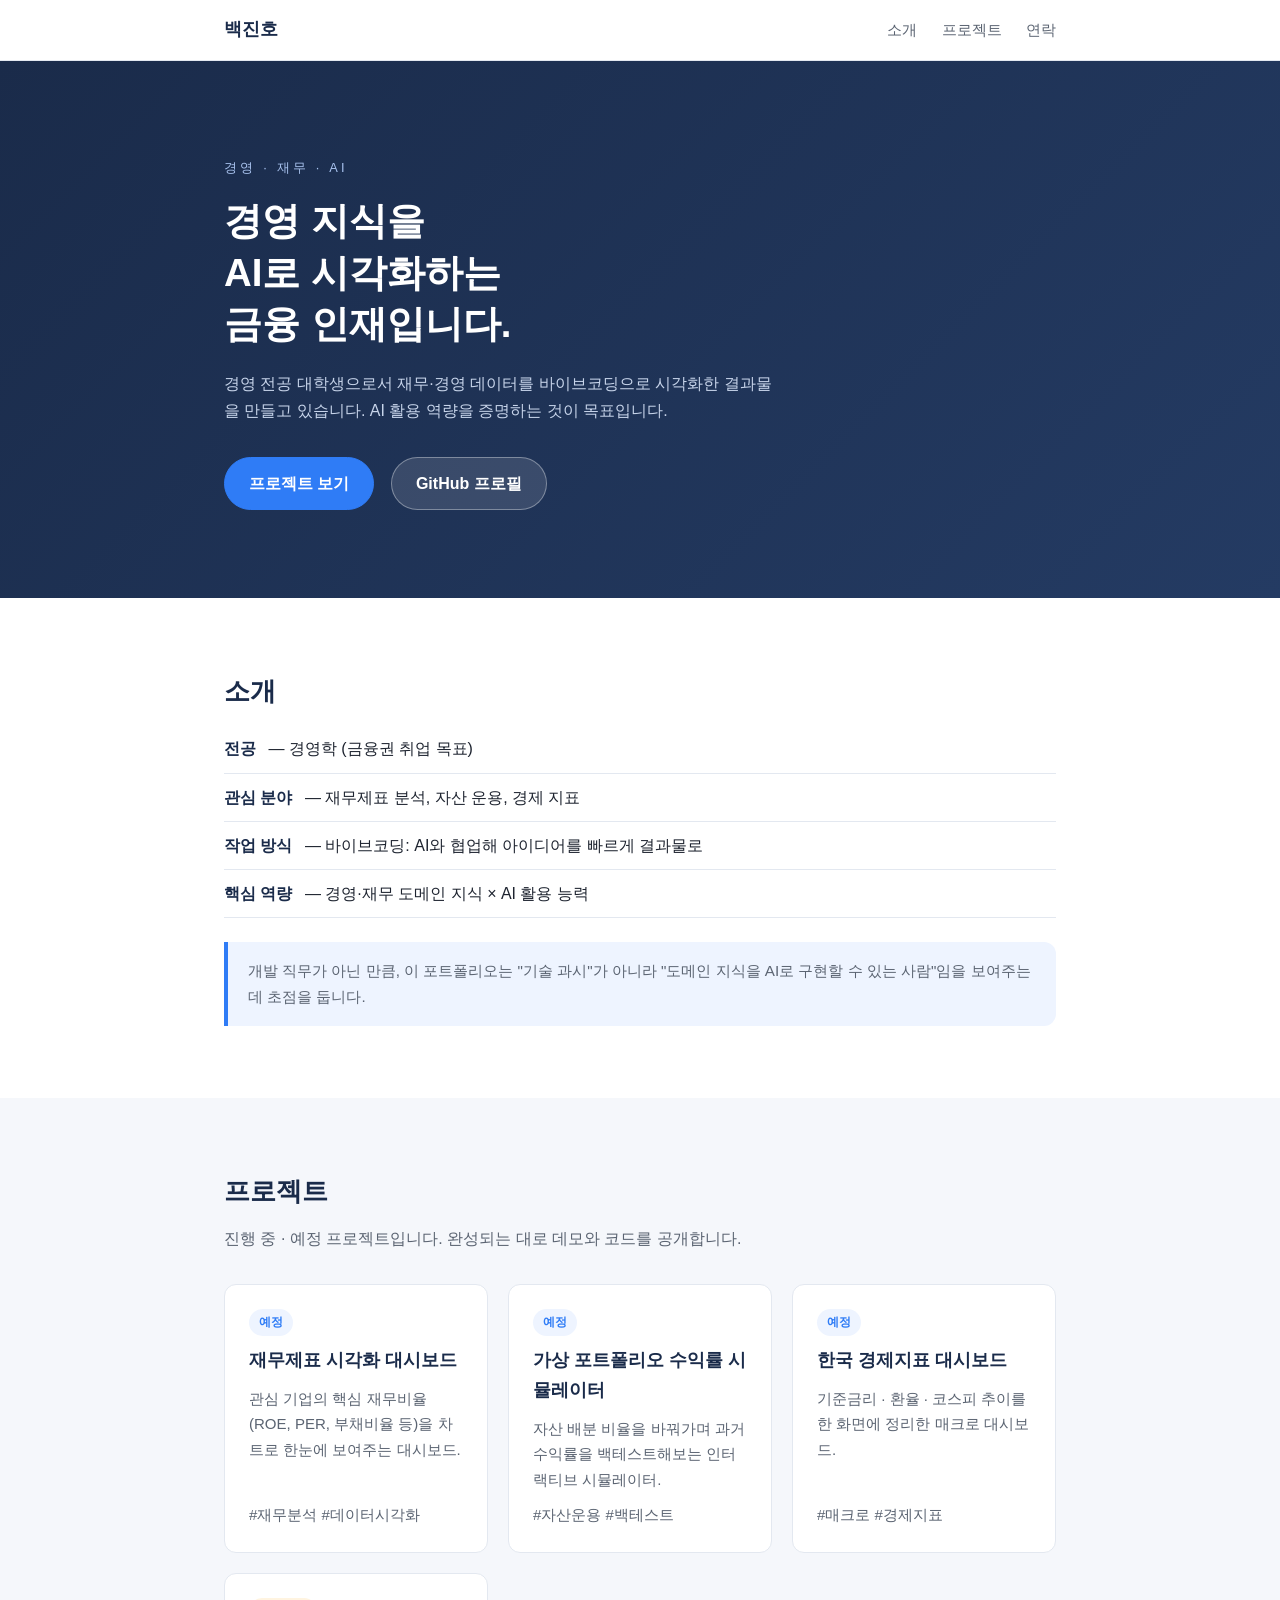
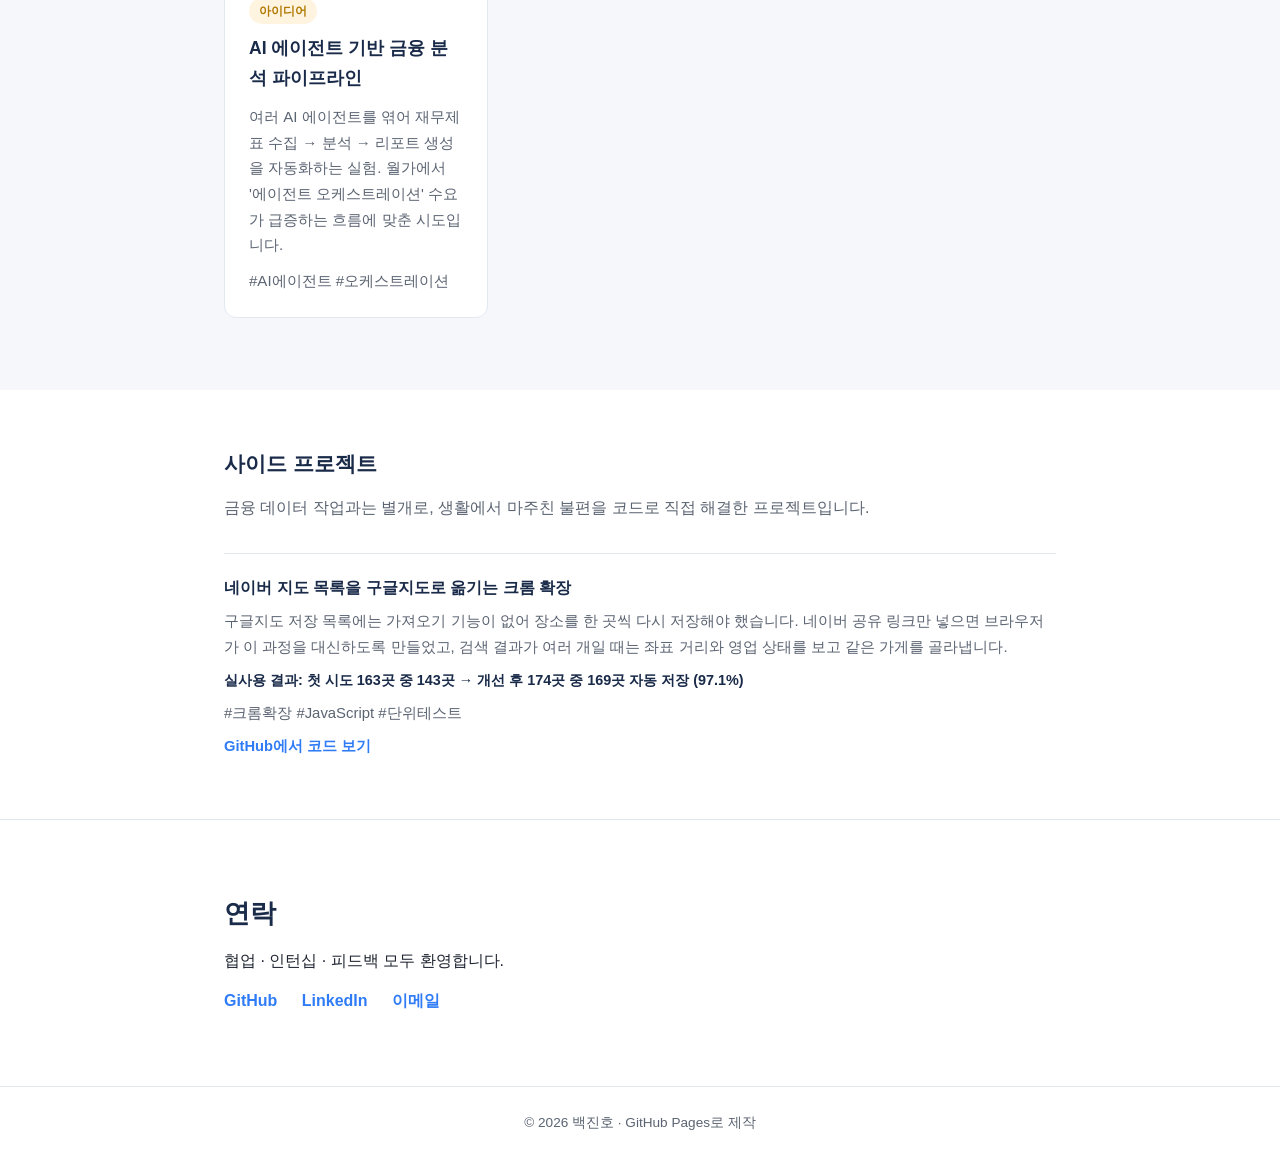
<file: index.html>
<!DOCTYPE html>
<html lang="ko">
<head>
  <meta charset="UTF-8" />
  <meta name="viewport" content="width=device-width, initial-scale=1.0" />
  <title>백진호 — 경영 × AI 포트폴리오</title>
  <meta name="description" content="경영·재무 지식을 AI(바이브코딩)로 시각화하는 금융 인재, 백진호의 포트폴리오" />
  <link rel="stylesheet" href="style.css" />
</head>
<body>
  <header class="site-header">
    <div class="container header-inner">
      <!-- TODO: 깃허브 유저네임 확정 후 로고/링크 교체 -->
      <a class="logo" href="#">백진호</a>
      <nav>
        <a href="#about">소개</a>
        <a href="#projects">프로젝트</a>
        <a href="#contact">연락</a>
      </nav>
    </div>
  </header>

  <main>
    <section class="hero">
      <div class="container">
        <p class="hero-kicker">경영 · 재무 · AI</p>
        <h1>경영 지식을<br />AI로 시각화하는<br />금융 인재입니다.</h1>
        <p class="hero-sub">
          경영 전공 대학생으로서 재무·경영 데이터를 바이브코딩으로
          시각화한 결과물을 만들고 있습니다. AI 활용 역량을 증명하는 것이 목표입니다.
        </p>
        <div class="hero-actions">
          <a class="btn primary" href="#projects">프로젝트 보기</a>
          <!-- TODO: 깃허브 유저네임으로 교체, 예: https://github.com/깃허브아이디 -->
          <a class="btn" href="https://github.com/" target="_blank" rel="noopener">GitHub 프로필</a>
        </div>
      </div>
    </section>

    <section id="about" class="section">
      <div class="container">
        <h2>소개</h2>
        <ul class="about-list">
          <li><strong>전공</strong> — 경영학 (금융권 취업 목표)</li>
          <li><strong>관심 분야</strong> — 재무제표 분석, 자산 운용, 경제 지표</li>
          <li><strong>작업 방식</strong> — 바이브코딩: AI와 협업해 아이디어를 빠르게 결과물로</li>
          <li><strong>핵심 역량</strong> — 경영·재무 도메인 지식 × AI 활용 능력</li>
        </ul>
        <p class="note">
          개발 직무가 아닌 만큼, 이 포트폴리오는 "기술 과시"가 아니라
          "도메인 지식을 AI로 구현할 수 있는 사람"임을 보여주는 데 초점을 둡니다.
        </p>
      </div>
    </section>

    <section id="projects" class="section alt">
      <div class="container">
        <h2>프로젝트</h2>
        <p class="section-sub">진행 중 · 예정 프로젝트입니다. 완성되는 대로 데모와 코드를 공개합니다.</p>
        <div class="cards">
          <article class="card">
            <span class="badge upcoming">예정</span>
            <h3>재무제표 시각화 대시보드</h3>
            <p>관심 기업의 핵심 재무비율(ROE, PER, 부채비율 등)을 차트로 한눈에 보여주는 대시보드.</p>
            <p class="tags">#재무분석 #데이터시각화</p>
          </article>
          <article class="card">
            <span class="badge upcoming">예정</span>
            <h3>가상 포트폴리오 수익률 시뮬레이터</h3>
            <p>자산 배분 비율을 바꿔가며 과거 수익률을 백테스트해보는 인터랙티브 시뮬레이터.</p>
            <p class="tags">#자산운용 #백테스트</p>
          </article>
          <article class="card">
            <span class="badge upcoming">예정</span>
            <h3>한국 경제지표 대시보드</h3>
            <p>기준금리 · 환율 · 코스피 추이를 한 화면에 정리한 매크로 대시보드.</p>
            <p class="tags">#매크로 #경제지표</p>
          </article>
          <article class="card">
            <span class="badge idea">아이디어</span>
            <h3>AI 에이전트 기반 금융 분석 파이프라인</h3>
            <p>여러 AI 에이전트를 엮어 재무제표 수집 → 분석 → 리포트 생성을 자동화하는 실험.
               월가에서 '에이전트 오케스트레이션' 수요가 급증하는 흐름에 맞춘 시도입니다.</p>
            <p class="tags">#AI에이전트 #오케스트레이션</p>
          </article>
        </div>
      </div>
    </section>

    <section id="side" class="section side">
      <div class="container">
        <h2>사이드 프로젝트</h2>
        <p class="section-sub">금융 데이터 작업과는 별개로, 생활에서 마주친 불편을 코드로 직접 해결한 프로젝트입니다.</p>
        <div class="side-list">
          <article class="side-item">
            <h3>네이버 지도 목록을 구글지도로 옮기는 크롬 확장</h3>
            <p>구글지도 저장 목록에는 가져오기 기능이 없어 장소를 한 곳씩 다시 저장해야 했습니다.
               네이버 공유 링크만 넣으면 브라우저가 이 과정을 대신하도록 만들었고,
               검색 결과가 여러 개일 때는 좌표 거리와 영업 상태를 보고 같은 가게를 골라냅니다.</p>
            <p class="result">실사용 결과: 첫 시도 163곳 중 143곳 → 개선 후 174곳 중 169곳 자동 저장 (97.1%)</p>
            <p class="tags">#크롬확장 #JavaScript #단위테스트</p>
            <a class="card-link" href="https://github.com/jinhopaek/naver-to-gmaps" target="_blank" rel="noopener">GitHub에서 코드 보기</a>
          </article>
        </div>
      </div>
    </section>

    <section id="contact" class="section">
      <div class="container">
        <h2>연락</h2>
        <p>협업 · 인턴십 · 피드백 모두 환영합니다.</p>
        <div class="contact-links">
          <!-- TODO: 실제 링크로 교체 -->
          <a href="https://github.com/" target="_blank" rel="noopener">GitHub</a>
          <a href="https://www.linkedin.com/" target="_blank" rel="noopener">LinkedIn</a>
          <a href="mailto:">이메일</a>
        </div>
      </div>
    </section>
  </main>

  <footer class="site-footer">
    <div class="container">
      <p>© 2026 백진호 · GitHub Pages로 제작</p>
    </div>
  </footer>
</body>
</html>
</file>
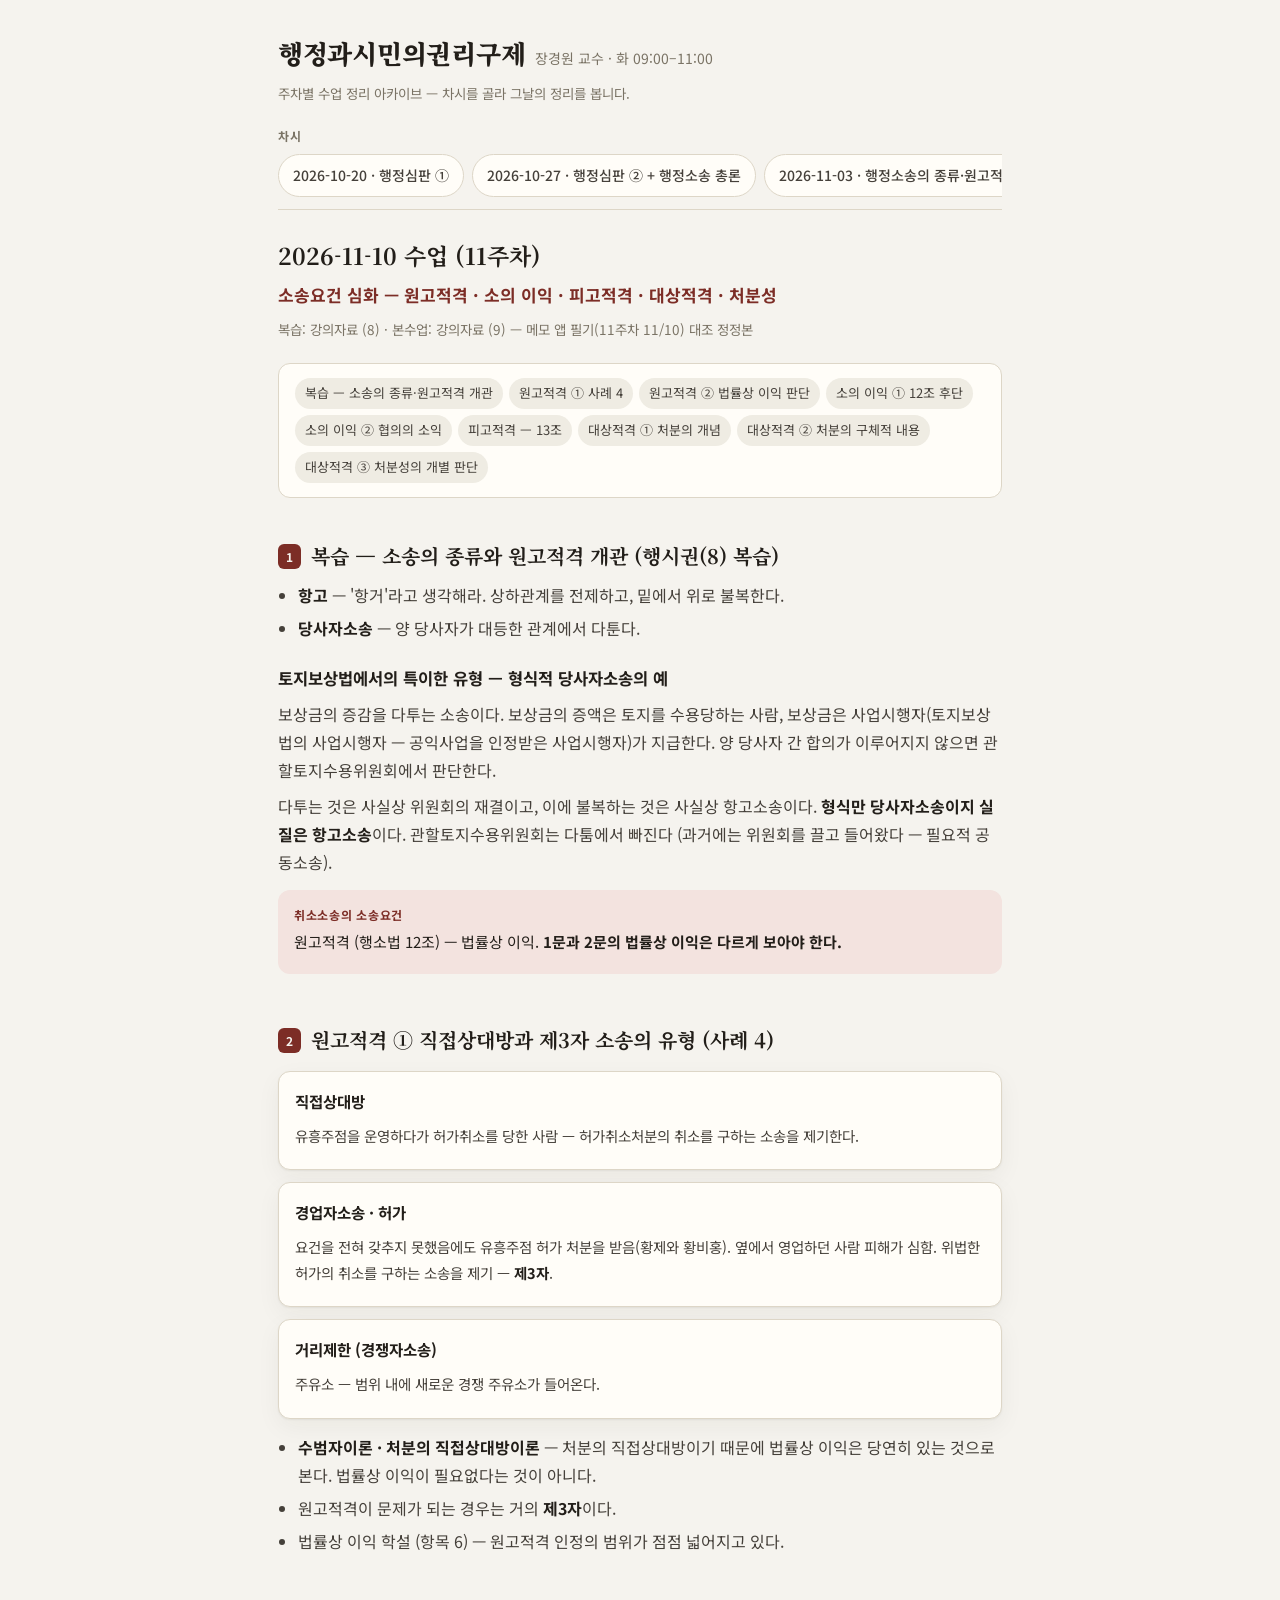
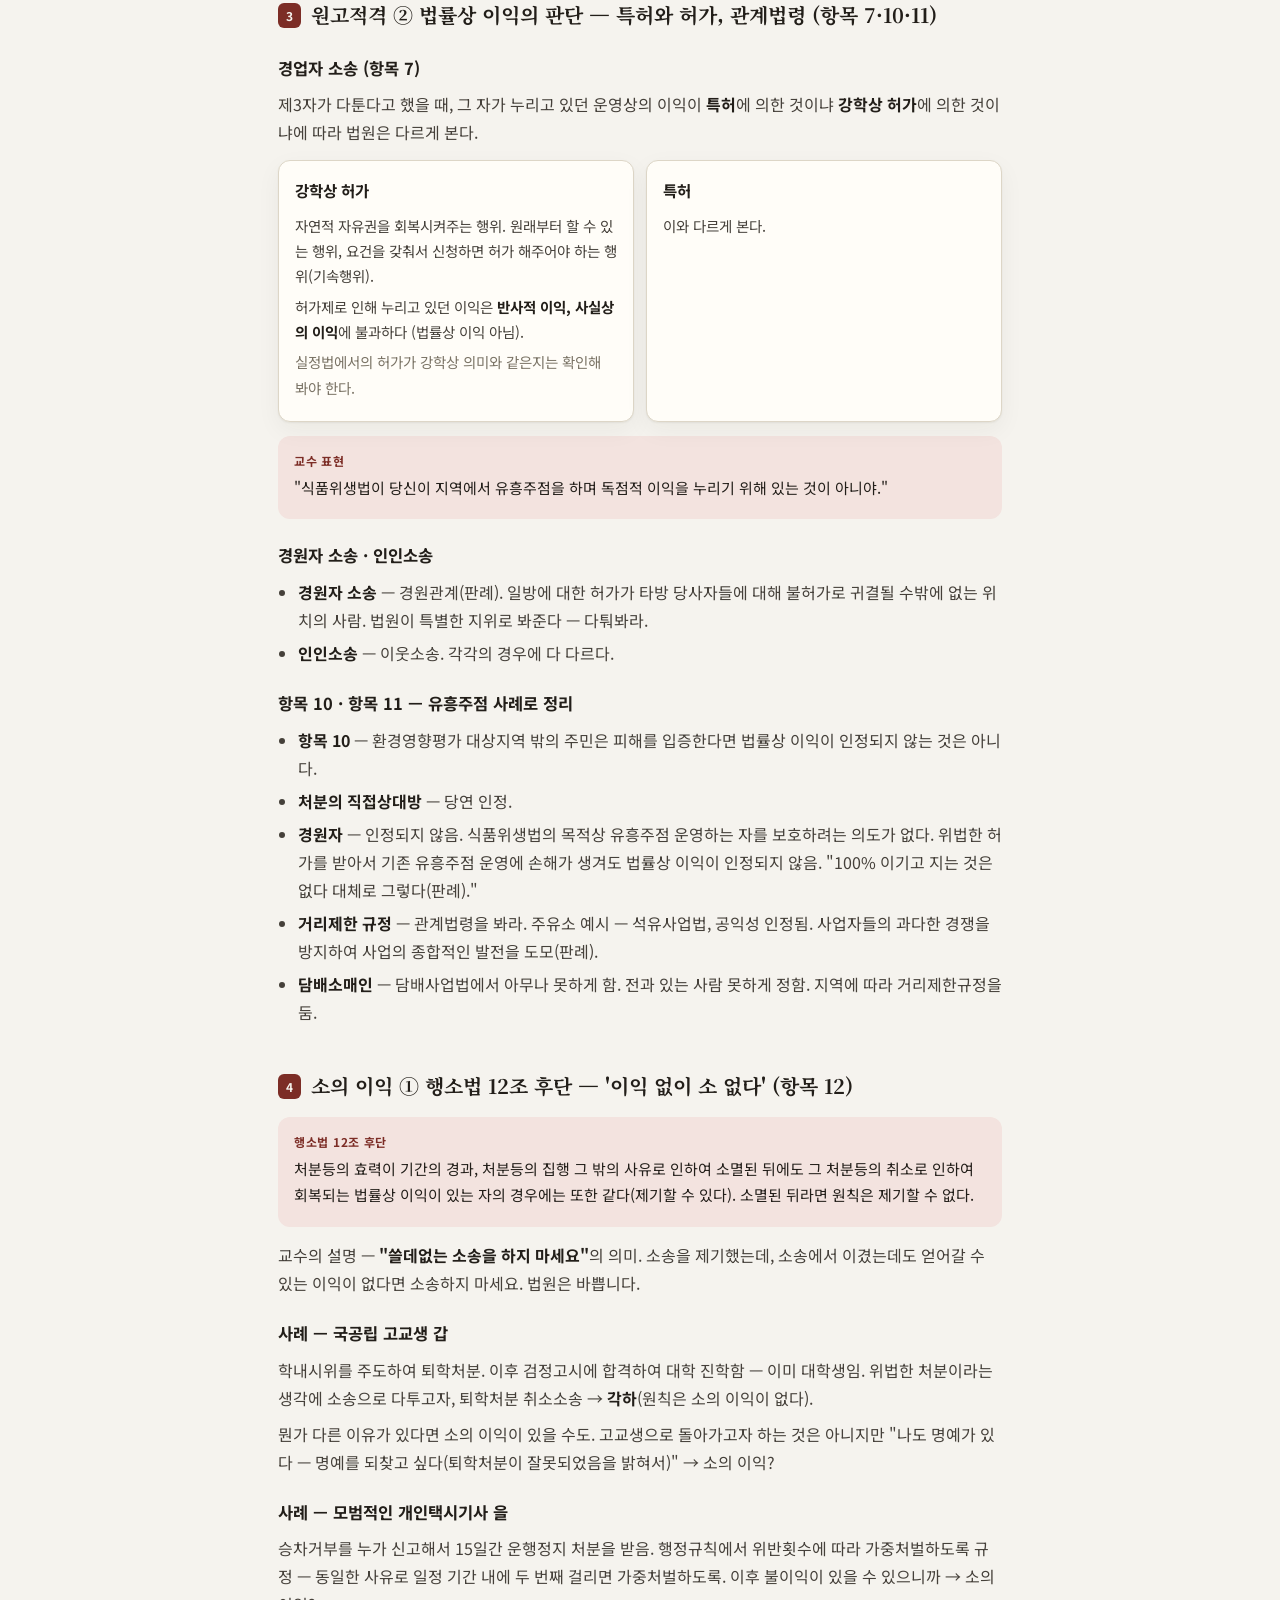
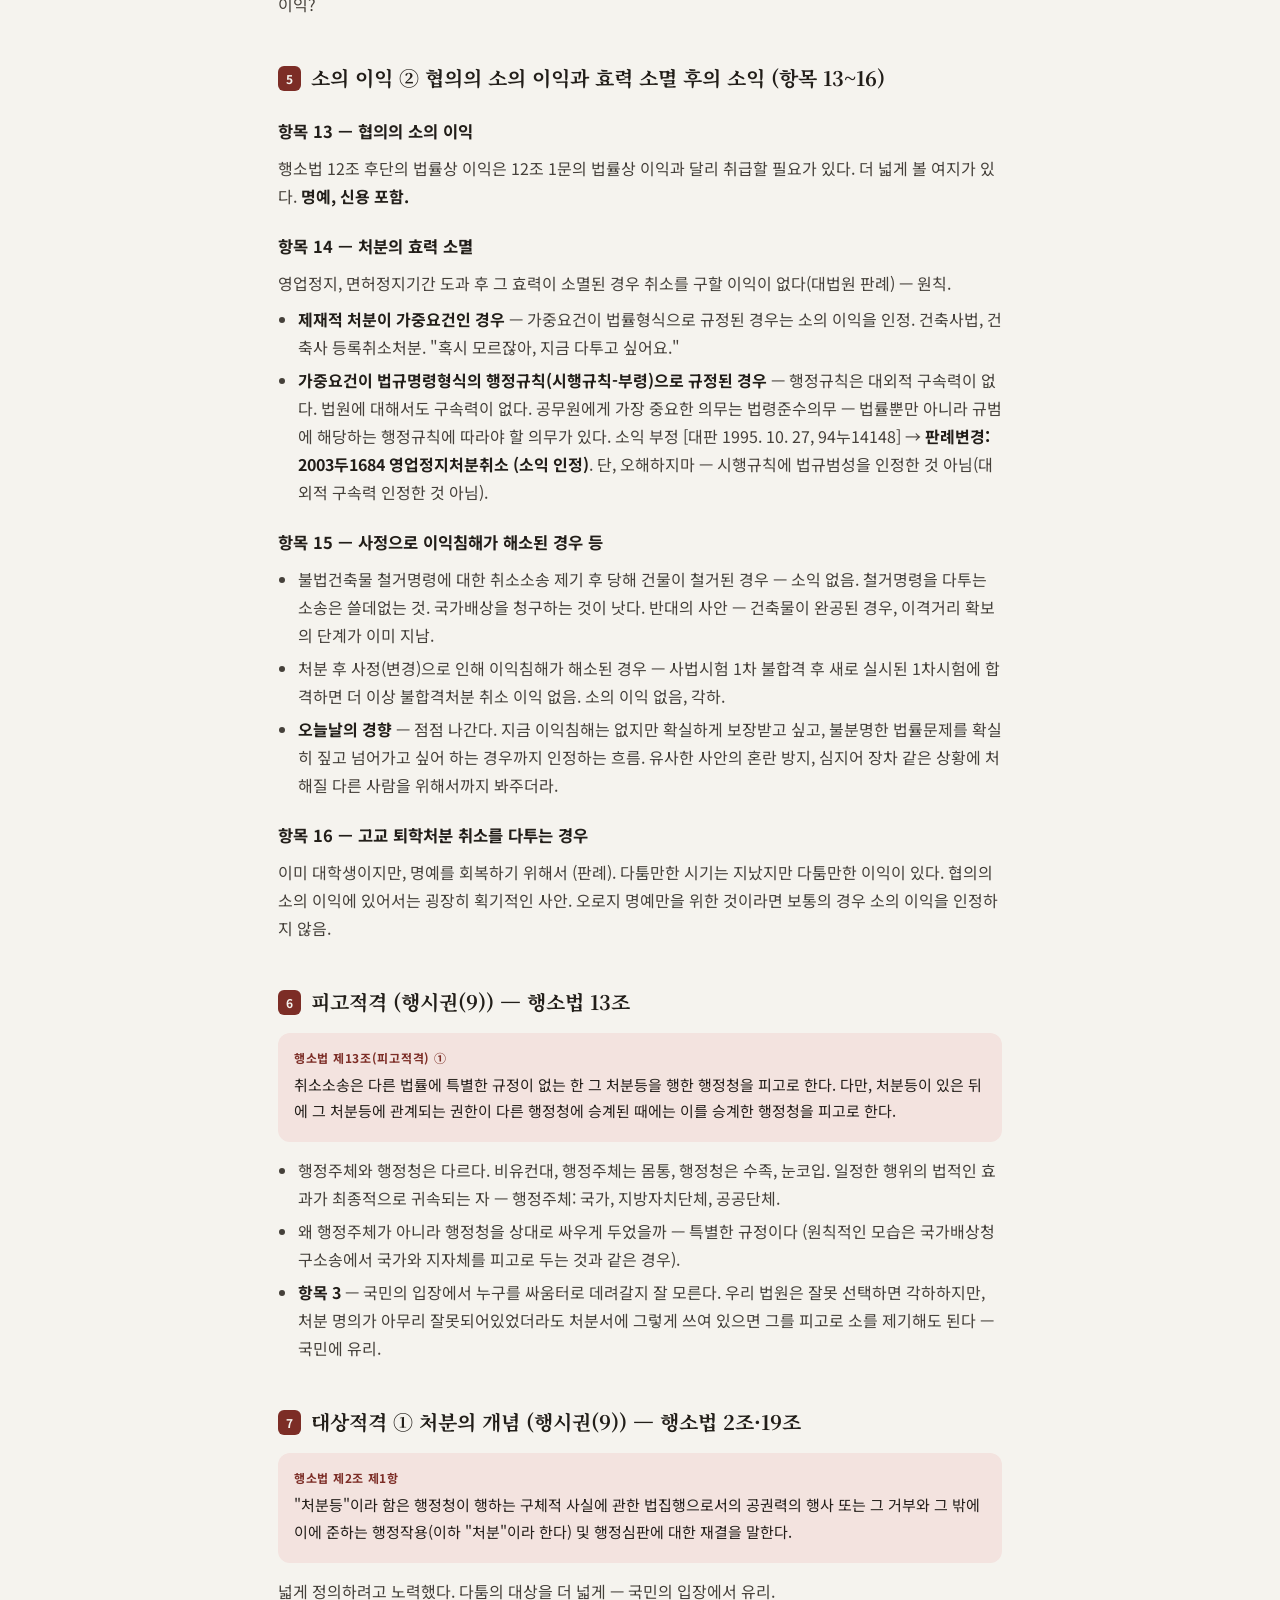
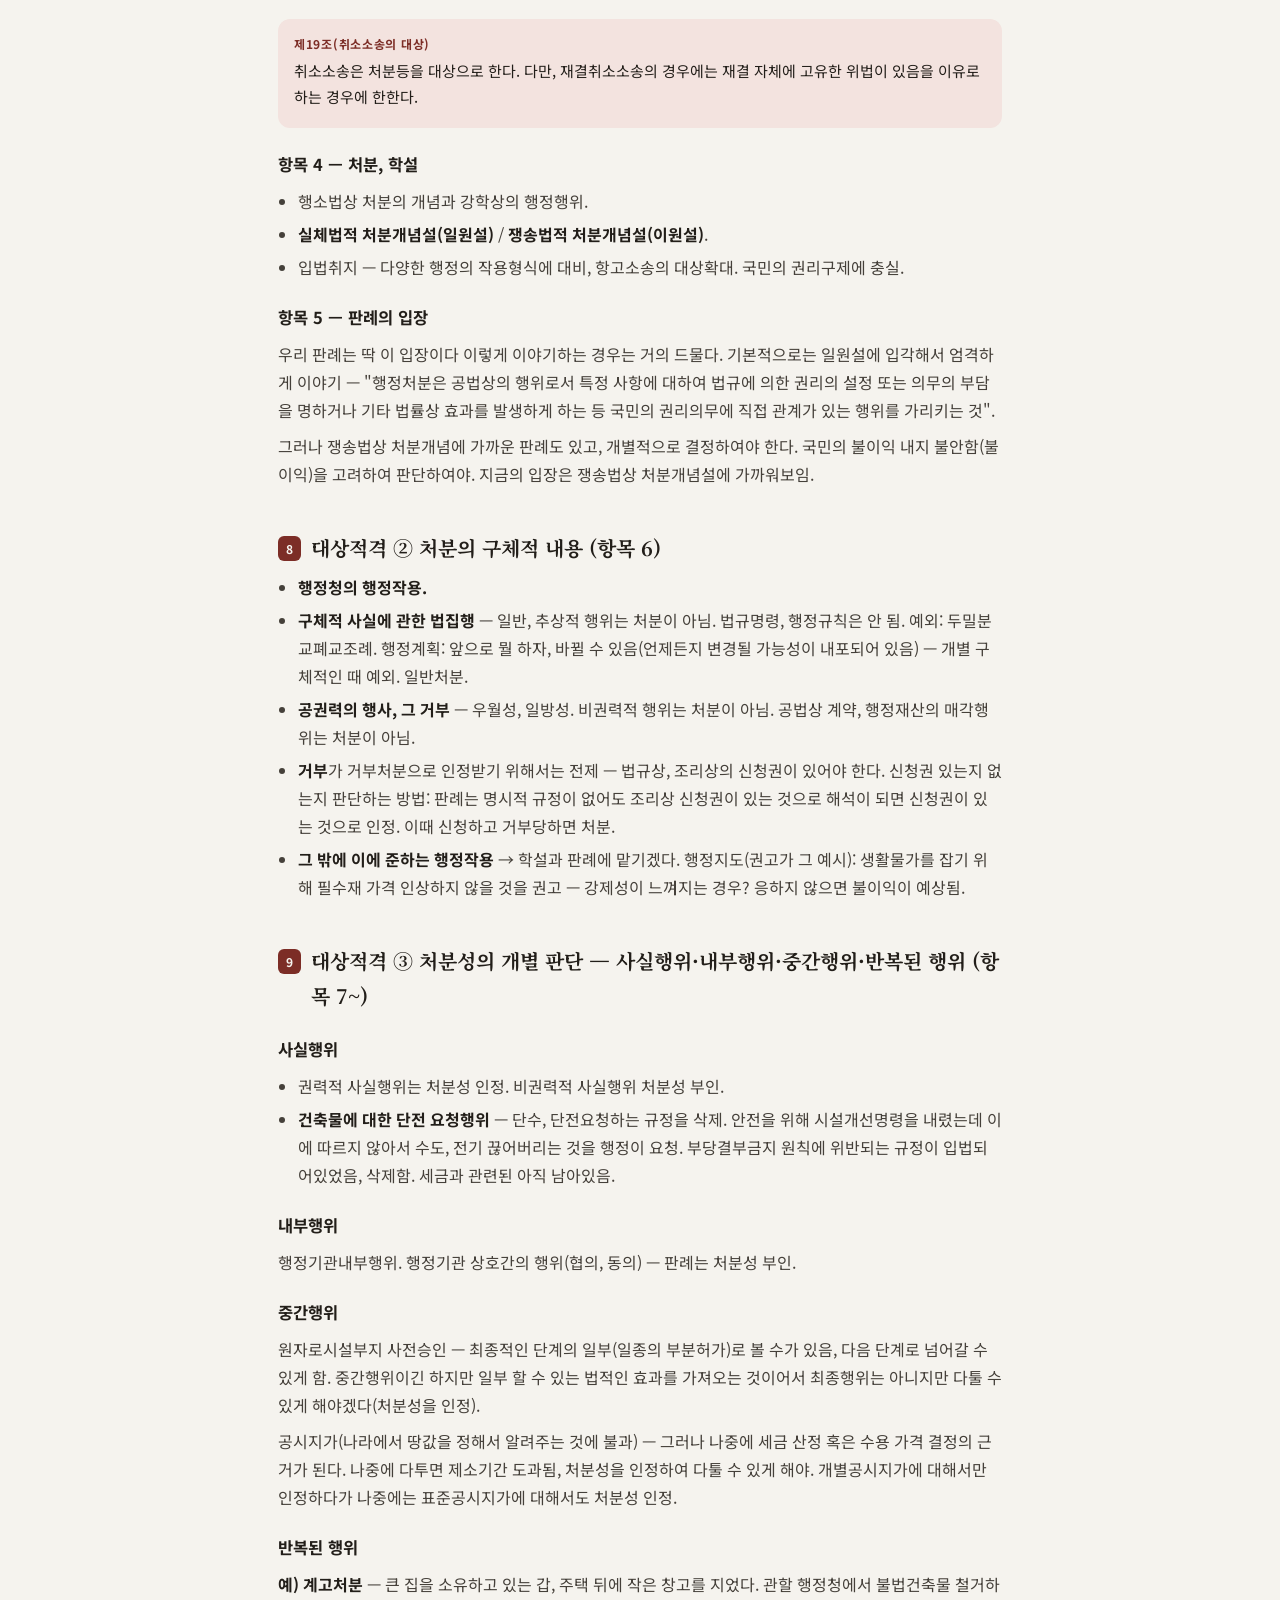
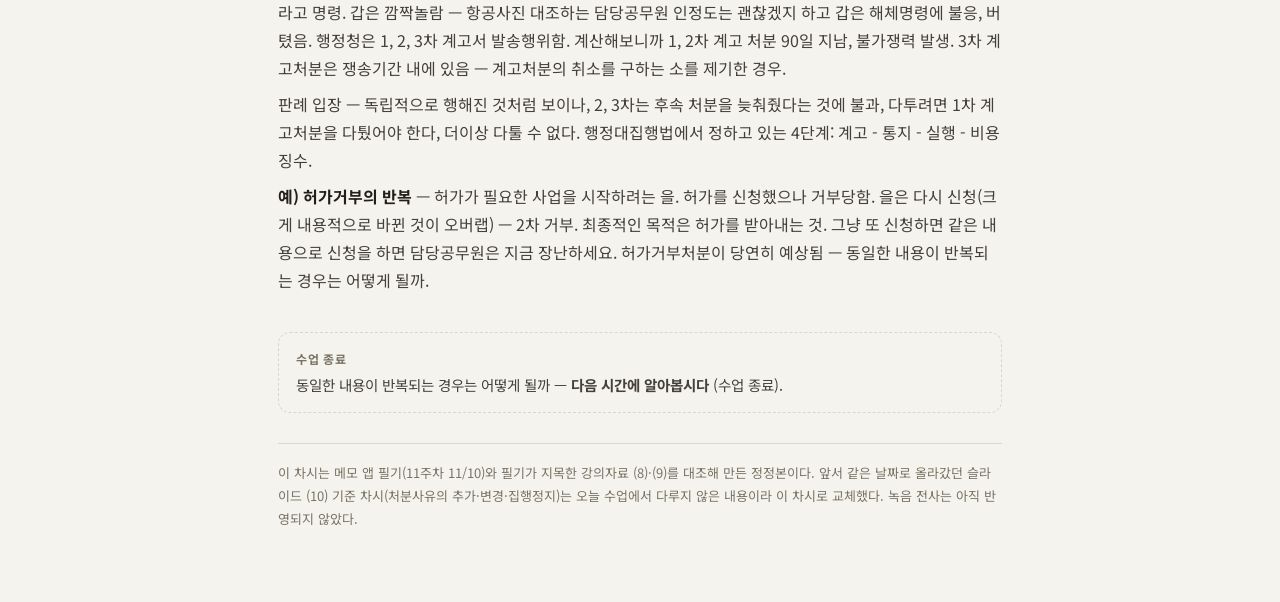
<file: study/haengsigwon/index.html>
<!doctype html>
<html lang="ko">
  <head>
    <meta charset="utf-8" />
    <meta name="viewport" content="width=device-width, initial-scale=1, viewport-fit=cover" />
    <meta name="color-scheme" content="light dark" />
    <link rel="icon" href="data:," />
    <title>행시권 주차별 정리 아카이브</title>
    <link rel="preconnect" href="https://fonts.googleapis.com" />
    <link rel="preconnect" href="https://fonts.gstatic.com" crossorigin />
    <link
      href="https://fonts.googleapis.com/css2?family=Noto+Sans+KR:wght@400;500;700&family=Noto+Serif+KR:wght@600;700;900&display=swap"
      rel="stylesheet"
    />
    <style>
      :root {
        --bg: #f5f3ee;
        --surface: #fffdf8;
        --surface-2: #efece3;
        --ink: #221e19;
        --ink-soft: #45403a;
        --muted: #7a7365;
        --line: #ddd6c7;
        --accent: #7c2d26;
        --accent-ink: #7c2d26;
        --accent-soft: #f3e3df;
        --ok: #256b4c;
        --ok-soft: #ddeee4;
        --no: #9c2b2b;
        --no-soft: #f6e0dc;
        --warn: #8a5a12;
        --warn-soft: #f4ead2;
        --shadow: 0 1px 2px rgba(40, 32, 20, 0.06), 0 8px 24px rgba(40, 32, 20, 0.05);
      }
      @media (prefers-color-scheme: dark) {
        :root {
          --bg: #151619;
          --surface: #1e2025;
          --surface-2: #26282e;
          --ink: #ede8dd;
          --ink-soft: #c9c3b6;
          --muted: #98917f;
          --line: #35373e;
          --accent: #e59a8b;
          --accent-ink: #eda294;
          --accent-soft: #3a2622;
          --ok: #7fc7a3;
          --ok-soft: #22392e;
          --no: #ef9a90;
          --no-soft: #3d2624;
          --warn: #e3b96a;
          --warn-soft: #3a3120;
          --shadow: 0 1px 2px rgba(0, 0, 0, 0.3), 0 8px 24px rgba(0, 0, 0, 0.25);
        }
      }
      * { box-sizing: border-box; }
      html { scroll-behavior: smooth; }
      body {
        margin: 0;
        background: var(--bg);
        color: var(--ink);
        font-family: "Noto Sans KR", -apple-system, "Apple SD Gothic Neo", sans-serif;
        font-size: 16px;
        line-height: 1.75;
        -webkit-font-smoothing: antialiased;
      }
      .wrap { max-width: 760px; margin: 0 auto; padding: 0 18px 72px; }

      /* ---------- 상단 ---------- */
      header.top { padding: 30px 0 6px; }
      .subject-line {
        display: flex; align-items: baseline; gap: 10px; flex-wrap: wrap;
      }
      .subject-line h1 {
        font-family: "Noto Serif KR", serif;
        font-size: 26px; font-weight: 900; margin: 0; letter-spacing: -0.01em;
      }
      .subject-line .prof { color: var(--muted); font-size: 14px; }
      .archive-note { color: var(--muted); font-size: 13.5px; margin: 6px 0 0; }

      /* ---------- 차시 선택 ---------- */
      nav.weeks {
        position: sticky; top: 0; z-index: 20;
        background: var(--bg);
        padding: 14px 0 10px;
        border-bottom: 1px solid var(--line);
      }
      nav.weeks .label { font-size: 12px; font-weight: 700; color: var(--muted); letter-spacing: 0.08em; margin-bottom: 8px; }
      .week-list { display: flex; gap: 8px; overflow-x: auto; padding-bottom: 2px; scrollbar-width: none; }
      .week-list::-webkit-scrollbar { display: none; }
      .week-btn {
        flex: 0 0 auto;
        font: inherit; font-size: 14px; font-weight: 500;
        padding: 8px 14px; border-radius: 999px;
        border: 1px solid var(--line);
        background: var(--surface); color: var(--ink-soft);
        cursor: pointer; white-space: nowrap;
      }
      .week-btn[aria-selected="true"] {
        background: var(--ink); color: var(--bg); border-color: var(--ink); font-weight: 700;
      }
      .week-btn:focus-visible { outline: 2px solid var(--accent); outline-offset: 2px; }

      /* ---------- 차시 헤더 ---------- */
      .session-head { padding: 26px 0 4px; }
      .session-head .date {
        font-family: "Noto Serif KR", serif;
        font-size: 23px; font-weight: 700; margin: 0;
      }
      .session-head .topic { font-size: 17px; font-weight: 700; color: var(--accent-ink); margin: 4px 0 0; }
      .session-head .meta { color: var(--muted); font-size: 13.5px; margin: 8px 0 0; }

      /* ---------- 목차 ---------- */
      .toc {
        display: flex; flex-wrap: wrap; gap: 6px;
        margin: 18px 0 6px; padding: 14px 16px;
        background: var(--surface); border: 1px solid var(--line); border-radius: 12px;
      }
      .toc a {
        font-size: 13px; color: var(--ink-soft); text-decoration: none;
        padding: 4px 10px; border-radius: 999px; background: var(--surface-2);
      }
      .toc a:hover { color: var(--accent-ink); }

      /* ---------- 섹션 ---------- */
      section { padding-top: 34px; scroll-margin-top: 118px; }
      section h2 {
        font-family: "Noto Serif KR", serif;
        font-size: 20px; font-weight: 700; margin: 0 0 4px;
        display: flex; align-items: baseline; gap: 10px;
      }
      section h2 .num {
        font-family: "Noto Sans KR", sans-serif;
        font-size: 12px; font-weight: 700; color: var(--bg);
        background: var(--accent); border-radius: 6px;
        padding: 2px 8px; position: relative; top: -2px; flex: 0 0 auto;
      }
      section h3 { font-size: 16.5px; font-weight: 700; margin: 22px 0 6px; }
      section p { margin: 8px 0; color: var(--ink-soft); }
      section p strong, section li strong { color: var(--ink); }
      ul.tight { margin: 8px 0; padding-left: 20px; color: var(--ink-soft); }
      ul.tight li { margin: 5px 0; }
      .lead { color: var(--ink); font-weight: 500; }

      /* 강조 박스 */
      .callout {
        margin: 14px 0; padding: 14px 16px;
        background: var(--accent-soft); border-radius: 12px;
        font-size: 15px; color: var(--ink);
      }
      .callout .tag { font-size: 12px; font-weight: 700; color: var(--accent-ink); letter-spacing: 0.06em; display: block; margin-bottom: 4px; }
      .callout p { color: var(--ink); margin: 4px 0; }

      /* 공식 박스 */
      .formula {
        margin: 14px 0; padding: 16px;
        background: var(--surface); border: 1px solid var(--line); border-radius: 12px;
        box-shadow: var(--shadow); text-align: center;
        font-family: "Noto Serif KR", serif; font-size: 17px; font-weight: 700;
      }
      .formula .sub { font-family: "Noto Sans KR", sans-serif; font-size: 13.5px; font-weight: 400; color: var(--muted); display: block; margin-top: 6px; }

      /* 카드 그리드 */
      .cards { display: grid; gap: 12px; margin: 14px 0; }
      @media (min-width: 640px) { .cards.c3 { grid-template-columns: repeat(3, 1fr); } .cards.c2 { grid-template-columns: repeat(2, 1fr); } }
      .card {
        background: var(--surface); border: 1px solid var(--line); border-radius: 12px;
        padding: 16px; box-shadow: var(--shadow);
      }
      .card .card-head { display: flex; align-items: center; gap: 8px; margin-bottom: 8px; flex-wrap: wrap; }
      .card .card-title { font-weight: 700; font-size: 15.5px; }
      .card p { font-size: 14.5px; margin: 5px 0; }
      .card ul { margin: 6px 0; padding-left: 18px; font-size: 14.5px; color: var(--ink-soft); }
      .card ul li { margin: 4px 0; }

      .badge {
        font-size: 11.5px; font-weight: 700; padding: 2px 9px; border-radius: 999px; white-space: nowrap;
      }
      .badge.ok { background: var(--ok-soft); color: var(--ok); }
      .badge.no { background: var(--no-soft); color: var(--no); }
      .badge.warn { background: var(--warn-soft); color: var(--warn); }
      .badge.plain { background: var(--surface-2); color: var(--ink-soft); }
      .letter-badge {
        font-family: "Noto Serif KR", serif; font-weight: 900; font-size: 15px;
        width: 28px; height: 28px; border-radius: 8px; flex: 0 0 auto;
        display: inline-flex; align-items: center; justify-content: center;
        background: var(--accent); color: #fff;
      }
      @media (prefers-color-scheme: dark) { .letter-badge { color: #1c1210; } }

      /* 비교 표 */
      .table-scroll { overflow-x: auto; margin: 14px 0; border: 1px solid var(--line); border-radius: 12px; background: var(--surface); }
      table { border-collapse: collapse; width: 100%; min-width: 480px; font-size: 14.5px; }
      th, td { padding: 11px 14px; text-align: left; vertical-align: top; border-bottom: 1px solid var(--line); }
      thead th { background: var(--surface-2); font-weight: 700; font-size: 13.5px; }
      tbody tr:last-child td { border-bottom: none; }
      td { color: var(--ink-soft); }
      td strong { color: var(--ink); }
      th:first-child, td:first-child { font-weight: 700; color: var(--ink); white-space: nowrap; }

      /* 학설 목록 */
      .theories { display: grid; gap: 10px; margin: 14px 0; }
      .theory {
        background: var(--surface); border: 1px solid var(--line); border-radius: 12px;
        padding: 15px 16px; box-shadow: var(--shadow);
      }
      .theory .t-head { display: flex; align-items: center; gap: 9px; flex-wrap: wrap; }
      .theory .t-num {
        font-family: "Noto Serif KR", serif; font-weight: 900; font-size: 17px; color: var(--accent-ink);
      }
      .theory .t-name { font-weight: 700; font-size: 16px; }
      .theory p { font-size: 14.5px; margin: 6px 0 2px; }
      .scope { margin-top: 10px; }
      .scope .scope-label { font-size: 11.5px; color: var(--muted); margin-bottom: 4px; }
      .scope .bar { height: 6px; border-radius: 3px; background: var(--surface-2); overflow: hidden; }
      .scope .bar i { display: block; height: 100%; background: var(--accent); border-radius: 3px; }

      .flow-note { font-size: 13.5px; color: var(--muted); margin: 4px 0 0; }

      /* 예고 + 하단 */
      .next-up {
        margin-top: 38px; padding: 15px 17px;
        border: 1px dashed var(--line); border-radius: 12px;
        font-size: 14.5px; color: var(--ink-soft);
      }
      .next-up .tag { font-size: 12px; font-weight: 700; color: var(--muted); letter-spacing: 0.06em; display: block; margin-bottom: 3px; }
      footer {
        margin-top: 30px; padding-top: 18px; border-top: 1px solid var(--line);
        color: var(--muted); font-size: 13px;
      }
      .hidden { display: none; }

      /* 좁은 화면: 표를 가로 스크롤 대신 쌓인 카드로 */
      @media (max-width: 640px) {
        .table-scroll { overflow: visible; border: none; background: transparent; margin: 12px 0; }
        .table-scroll table { min-width: 0; display: block; }
        .table-scroll thead { display: none; }
        .table-scroll tbody, .table-scroll tr, .table-scroll td { display: block; }
        .table-scroll tr {
          border: 1px solid var(--line); border-radius: 12px;
          background: var(--surface); box-shadow: var(--shadow);
          margin-bottom: 10px; padding: 8px 0;
        }
        .table-scroll td { border-bottom: none; padding: 5px 15px; }
        .table-scroll td[data-label]::before {
          content: attr(data-label);
          display: block; font-size: 11.5px; font-weight: 700;
          color: var(--muted); letter-spacing: 0.05em; margin-bottom: 1px;
        }
        .table-scroll td:first-child { font-size: 15.5px; padding-top: 6px; }
      }
      @media (prefers-reduced-motion: reduce) { html { scroll-behavior: auto; } }
    </style>
  </head>
  <body>
    <div class="wrap">
      <header class="top">
        <div class="subject-line">
          <h1>행정과시민의권리구제</h1>
          <span class="prof">장경원 교수 · 화 09:00–11:00</span>
        </div>
        <p class="archive-note">주차별 수업 정리 아카이브 — 차시를 골라 그날의 정리를 봅니다.</p>
      </header>

      <nav class="weeks" aria-label="차시 선택">
        <div class="label">차시</div>
        <div class="week-list" role="tablist">
          <button class="week-btn" role="tab" aria-selected="false" data-week="w1020">2026-10-20 · 행정심판 ①</button>
          <button class="week-btn" role="tab" aria-selected="false" data-week="w1027">2026-10-27 · 행정심판 ② + 행정소송 총론</button>
          <button class="week-btn" role="tab" aria-selected="false" data-week="w1103">2026-11-03 · 행정소송의 종류·원고적격</button>
          <button class="week-btn" role="tab" aria-selected="true" data-week="w1110">2026-11-10 · 소송요건 심화 — 원고적격·소의 이익·피고적격·대상적격</button>
        </div>
      </nav>

      <main>
        <!-- ================= 2026-10-20 ================= -->
        <article data-panel="w1020" class="hidden">
          <div class="session-head">
            <p class="date">2026-10-20 수업 (8주차)</p>
            <p class="topic">행정심판 ① — 종류 · 청구인적격 · 절차 · 사정재결</p>
            <p class="meta">강의자료 슬라이드 (6) 앞부분 해당</p>
          </div>

          <div class="toc" aria-label="이 차시 목차">
            <a href="#a1">행정심판의 자리</a>
            <a href="#a2">처분의 맛보기</a>
            <a href="#a3">행정청·행정주체</a>
            <a href="#a4">심판의 종류</a>
            <a href="#a5">청구인적격</a>
            <a href="#a6">거부처분과 신청권</a>
            <a href="#a7">절차 개관</a>
            <a href="#a8">행심위의 직접 재결</a>
            <a href="#a9">사정재결</a>
          </div>

          <section id="a1">
            <h2><span class="num">1</span>행정심판의 자리</h2>
            <p>행정쟁송의 두 축은 <strong>행정심판</strong>(행정 내부의 구제)과 <strong>행정소송</strong>(사법부의 구제)이다.</p>
            <p>결정적 차이는 다툴 수 있는 범위다. 심판은 <strong>위법한 처분뿐 아니라 부당한 처분까지</strong> 다툴 수 있지만, 법원은 위법만 심사한다.</p>
            <p>이날은 처분·신청권 같은 소송의 기본 개념을 심판의 틀 안에서 먼저 잡고 들어갔다 — 처분은 여기서 '맛만 보기'이고, 행정소송에서 본격적으로 다룬다.</p>
            <div class="callout">
              <span class="tag">교수 강조</span>
              <p>행정심판법 조문 자체가 시험 대상이다.</p>
            </div>
          </section>

          <section id="a2">
            <h2><span class="num">2</span>처분의 맛보기 — 심판의 대상을 정하는 개념들</h2>
            <div class="formula">
              처분 = 공권력 행사
              <span class="sub">상대방에게 묻지 않고 우월적 지위에서 일방적으로 하는 것</span>
            </div>
            <p>예컨대 하지도 않은 위법을 이유로 "넌 위반했으니까 취소한다"고 하는 허가취소가 처분이다. 강자가 약자에게 일방적으로 하는 것이다.</p>
            <h3>비권력적 작용은 처분이 아니다</h3>
            <p>반대말은 <strong>비권력적 작용</strong>이다. <strong>행정지도</strong> — 물가 상승기에 판매업자에게 가격을 올리지 말아 달라는 협조 요청 — 는 거부해도 불이익을 줄 수 없어 처분이 아니고 다툴 수도 없다.</p>
            <p>다만 사실상 불이익이 따라오는 행정지도는 처분이 될 가능성도 있다.</p>
          </section>

          <section id="a3">
            <h2><span class="num">3</span>행정청과 행정주체</h2>
            <div class="cards c2">
              <div class="card">
                <div class="card-head"><span class="card-title">행정주체</span><span class="badge plain">몸통</span></div>
                <p>행위의 법적 효과가 최종적으로 귀속되는 자 — <strong>국가·지방자치단체·공공단체</strong>.</p>
              </div>
              <div class="card">
                <div class="card-head"><span class="card-title">행정청</span><span class="badge plain">수족·손코입</span></div>
                <p>행정주체의 의사를 결정하고 외부에 표시할 수 있는 권한을 가진 기관.</p>
              </div>
            </div>
            <p>행심법 2조상 행정청은 행정에 관한 의사를 결정하여 표시하는 국가 또는 지방자치단체의 기관, 그 밖에 법령·자치법규에 따라 행정권한을 가지고 있거나 위탁을 받은 공공단체·기관·사인이다. <strong>공무수탁사인도 행심법상 행정청</strong>에 해당한다.</p>
          </section>

          <section id="a4">
            <h2><span class="num">4</span>행정심판의 종류 3가지</h2>
            <p>항고소송의 3유형(취소소송·무효등확인소송·부작위위법확인소송)과 나란히 놓고 비교하면 차이가 또렷하다.</p>
            <div class="callout">
              <span class="tag">결정적 차이</span>
              <p>소송에는 <strong>부작위위법확인소송</strong>이 있고, 심판에는 <strong>의무이행심판</strong>이 있다.</p>
            </div>
            <h3>의무이행심판의 대상</h3>
            <p>의무이행심판의 대상은 부작위뿐 아니라 <strong>거부처분도 포함</strong>된다. 거부처분은 취소심판으로도 다툴 수 있지만 의무이행심판으로도 다툴 수 있다 (사례는 9주차에서 본격적으로 다룬다).</p>
          </section>

          <section id="a5">
            <h2><span class="num">5</span>청구인적격 — 법률상 이익</h2>
            <p>심판에서도 청구인적격은 <strong>법률상 이익</strong>이 기준이다. 입법 실수처럼 보일 수 있으나 실수가 아니다.</p>
            <div class="callout">
              <span class="tag">핵심</span>
              <p><strong>부당한 행위에 의해서도 법률상 이익은 침해될 수 있다</strong> — 심판이 소송(위법만)보다 넓게 열리는 지점이다.</p>
            </div>
          </section>

          <section id="a6">
            <h2><span class="num">6</span>거부처분과 신청권</h2>
            <p class="lead">거부처분·부작위는 항상 문제를 일으킨다. 보통의 적극적 처분과 달리 당사자에게 <strong>신청권</strong>을 요구하기 때문이다.</p>
            <h3>거부처분</h3>
            <p>인허가 신청에 대해 안 해주겠다는 의사표시. 판례는 <strong>신청권이 있는 자</strong>에 대한 거부만 처분으로 인정한다. 신청권이 없으면 거부가 처분이 안 돼 다툴 수 없다.</p>
            <ul class="tight">
              <li>법률에 명확한 근거가 없어도 <strong>조리상 신청권</strong>을 넓게 인정하는 편이다.</li>
              <li>실무에서 가장 많이 다투는 것이 "처분인지 아닌지" — 처분이 아니면 법원은 내용을 볼 필요 없이 <strong>각하</strong>한다.</li>
            </ul>
            <h3>부작위</h3>
            <p>아무것도 하지 않는 상태. 역시 신청과 신청권을 전제로 하고, 일정한 기간이 지나야 성립한다 (기간 판단은 해석의 문제).</p>
            <h3>간주거부</h3>
            <p>"신청 후 2주 내에 처분을 하여야 한다"고 정해져 있는데 아무 처분도 안 한 경우 — 겉으로는 부작위처럼 보이지만 <strong>적극적인 거부처분으로 보고</strong> 거부처분 취소심판·취소소송으로 다퉈야 한다 (법률 규정에 의한 의제).</p>
          </section>

          <section id="a7">
            <h2><span class="num">7</span>행정심판 절차 개관</h2>
            <h3>제기요건 — 주체·대상·기간·방법</h3>
            <ul class="tight">
              <li><strong>주체</strong> — 청구인적격 있는 자 (법률상 이익 있는 자)</li>
              <li><strong>대상</strong> — 처분 또는 부작위 (개괄주의)</li>
              <li><strong>기간</strong> — 원칙적으로 처분이 있음을 <strong>안 날부터 90일 이내</strong>, 처분이 <strong>있은 날부터 180일 이내</strong></li>
              <li><strong>방법</strong> — 서면으로 제기 (심판청구서: 청구인·피청구인·처분내용·청구취지·이유)</li>
            </ul>
            <h3>심리 원칙 ① 대심주의</h3>
            <p>싸움을 거는 자와 걸린 자의 싸움이고, 심판위원은 제3자 입장에서 지켜본다 (처분권주의와 연결). <strong>불고불리의 원칙</strong> — 고하지 않으면 심리하지 않는다.</p>
            <h3>재결의 범위 (제47조)</h3>
            <ul class="tight">
              <li>위원회는 심판청구의 대상인 처분·부작위 <strong>외의 사항은 재결하지 못한다</strong>.</li>
              <li>대상 처분보다 <strong>청구인에게 불리한 재결을 하지 못한다</strong> (불이익변경 금지 — 심판을 제기했다가 더 불리해질 수 있다면 누가 제기하겠는가, 행심 제기 권리 보호 차원).</li>
            </ul>
            <h3>심리 원칙 ② 직권심리</h3>
            <p>필요하면 당사자가 주장하지 않은 사실도 직권으로 심리할 수 있다. 대심주의와 상충하는 게 아니라 다른 층위의 원칙이다.</p>
            <h3>제척·기피·회피 (제10조)</h3>
            <p>위원이 법정 사유에 해당하면 그 사건의 심리·의결에서 제척되고, 결정은 위원장이 직권 또는 당사자 신청으로 한다.</p>
            <div class="callout">
              <span class="tag">구별할 절차적 권리들</span>
              <p>위원에 대한 기피 신청권(10조), 구술심리 신청권(40조), 보충서면 제출권(33조), 물적증거 제출권(34조), 증거조사 신청권(36조). 제척·기피는 강제 배제 사유이지 당사자가 마음대로 위원을 빼는 제도가 아니다.</p>
            </div>
          </section>

          <section id="a8">
            <h2><span class="num">8</span>행심위의 직접 재결 — 행심법의 중요한 개정</h2>
            <p>과거에는 행심위 의결을 재결청(장)이 받아 그대로 재결하는 형식이었고, 행정심판위원회와 재결청이 구분되어 있었다.</p>
            <p>개정으로 <strong>행정심판위원회 자체가 재결청</strong>이 됐다. 다만 안건이 너무 많아 5~6개월 지체되는 경우가 허다하다.</p>
          </section>

          <section id="a9">
            <h2><span class="num">9</span>사정재결 (제44조)</h2>
            <div class="callout">
              <span class="tag">제44조</span>
              <p>"위원회는 심판청구가 이유가 있다고 인정하는 경우에도 이를 인용하는 것이 <strong>공공복리에 크게 위배된다</strong>고 인정하면 그 심판청구를 기각하는 재결을 할 수 있다. 이 경우 위원회는 재결의 주문에서 그 처분 또는 부작위가 위법하거나 부당하다는 것을 구체적으로 밝혀야 한다."</p>
            </div>
            <p>아주 특이한 조문이다. 억울하지만 대한민국 전체의 이익을 위해 당신 손을 들어줄 수 없다는 것 — 아주 예외적인 경우에만, 남발하면 안 되고 요건이 매우 엄격하다.</p>
            <h3>사정판결(행소법 28조)과 비교</h3>
            <p>행소법은 "처분등을 취소하는 것이 <strong>현저히</strong> 공공복리에 적합하지 아니하다고 인정하는 때" — <strong>'현저히'라는 말이 행심법에는 없다</strong>. 문언이 조금 다르다.</p>
          </section>

          <div class="next-up">
            <span class="tag">다음 시간 예고</span>
            슬라이드 (6) 뒷부분 — 요건심리·재결의 효력·고지제도를 다음 차시(9주차)에서 이어 간다.
          </div>

          <footer>메모 필기 + 행정심판법 조문 대조 정리</footer>
        </article>

        <!-- ================= 2026-10-27 ================= -->
        <article data-panel="w1027" class="hidden">
          <div class="session-head">
            <p class="date">2026-10-27 수업 (9주차)</p>
            <p class="topic">행정심판 ② + 행정소송 총론</p>
            <p class="meta">강의자료 슬라이드 (6) 뒷부분 · (7) 해당</p>
          </div>

          <div class="toc" aria-label="이 차시 목차">
            <a href="#n1">A · 요건심리</a>
            <a href="#n2">A · 심판기관·특별행정심판</a>
            <a href="#n3">A · 재결의 효력</a>
            <a href="#n4">A · 기속력·재처분의무</a>
            <a href="#n5">A · 직접처분·간접강제</a>
            <a href="#n6">A · 재처분 사례</a>
            <a href="#n7">A · 재량준칙</a>
            <a href="#n8">A · 고지제도</a>
            <a href="#n9">B · 의의·구별</a>
            <a href="#n10">B · 헌법소송과 비교</a>
            <a href="#n11">B · 기능</a>
            <a href="#n12">B · 본질</a>
            <a href="#n13">B · 한계</a>
            <a href="#n14">B · 연혁·개정안</a>
          </div>

          <section id="n1">
            <h2><span class="num">A1</span>요건심리</h2>
            <p>심리는 순서가 있다. 먼저 <strong>요건심리</strong> — 청구인적격, 피청구인적격, 기간(있음을 안 날부터 90일; 단 하루만 지나도 영원히 다툴 수 없다).</p>
            <p>요건 하나라도 못 갖추면 <strong>부적법 각하재결</strong>이고, 그 후에야 본안심리에 들어간다.</p>
          </section>

          <section id="n2">
            <h2><span class="num">A2</span>행심법의 개정과 심판기관</h2>
            <ul class="tight">
              <li>굵직한 개정은 <strong>2008, 2010, 2017</strong>. 재결청을 없앤 결과 현재는 <strong>재결청 = 행심위</strong>다.</li>
              <li>가장 큰 행심위: 국무총리행정심판위원회 → <strong>중앙행정심판위원회</strong>로, 예전 법제처 소속에서 지금은 <strong>국민권익위원회</strong> 소속이다.</li>
            </ul>
            <h3>특별행정심판 (제4조)</h3>
            <p>사안의 전문성·특수성을 살리기 위해 특히 필요한 경우 외에는 행심법에 따른 행정심판을 갈음하는 특별 행정불복절차나 행심 절차의 특례를 다른 법률로 정할 수 없다.</p>
            <ul class="tight">
              <li>다른 법률에서 특별행정심판·특례를 정한 경우에도, 그 법률에서 규정하지 않은 사항은 행심법에 따른다.</li>
              <li>특례를 신설·변경하는 법령 제정·개정 시에는 미리 중앙행심위와 협의해야 한다.</li>
            </ul>
            <div class="callout">
              <span class="tag">교수 강조</span>
              <p>행심위의 기준은 중앙행심위가 기준이 된다고 생각하면 된다. 조문 자체가 시험 대상이다.</p>
            </div>
          </section>

          <section id="n3">
            <h2><span class="num">A3</span>재결의 효력</h2>
            <p>재결은 <strong>형성력·집행력·불가쟁력·불가변력</strong>을 가진다. 효과로 반복금지효·원상회복의무·재처분의무가 따른다.</p>
            <p>피청구인(행정청)이 지면 더 다툴 방법이 없다 — 국민의 입장에서는 적은 돈과 시간으로 <strong>대법원 판결과 같은 효력</strong>을 얻는 효율적인 권리구제 수단이다.</p>
            <div class="callout">
              <span class="tag">인용률은 낮다 (10~20%)</span>
              <p>행심위도 자기 판단이 돌이킬 수 없게 되므로(불가변력 — 행심위 스스로도 나중에 변경 불가) 매우 신중하게 판단하기 때문이다.</p>
            </div>
          </section>

          <section id="n4">
            <h2><span class="num">A4</span>재결의 기속력과 재처분의무 (제49조)</h2>
            <p>제49조 — 심판청구를 인용하는 재결은 피청구인과 그 밖의 관계 행정청을 <strong>기속</strong>한다. 기각 재결에는 기속력이 발생하지 않는다 (예: 허가취소처분의 취소를 구한 심판에서 졌으면 행정청은 이긴 것, 가만히 있으면 된다).</p>
            <h3>허가거부 사례 — 취소재결에도 재처분의무</h3>
            <p>과거에는 취소심판으로 허가거부처분을 다투는 것이 의미 없다는 주장이 있었다 (취소돼도 허가가 나오는 게 아니므로). 행심법 49조 개정으로 <strong>취소재결에도 재처분의무</strong>를 규정했다.</p>
            <ul class="tight">
              <li>허가가 <strong>기속행위</strong>이면 재결 취지상 바로 허가를 해야 한다.</li>
              <li>의무이행심판은 "허가를 내달라", 취소심판은 "허가거부를 취소해달라"이지만, 거부가 위법하다는 취지를 살리면 취소재결의 취지도 허가를 내주라는 것이고 49조의 재처분의무에 따라 허가를 해줘야 한다.</li>
              <li>49조가 없었더라면 가장 유효적절한 수단은 의무이행심판뿐이었을 것 — 지금은 뭘 해도 같고, 국민에게 유리하게 됐다.</li>
            </ul>
          </section>

          <section id="n5">
            <h2><span class="num">A5</span>직접처분과 간접강제 (제50조·제50조의2)</h2>
            <div class="cards c2">
              <div class="card">
                <div class="card-head"><span class="card-title">제50조 · 위원회의 직접 처분</span></div>
                <p>피청구인이 제49조제3항에도 불구하고 처분을 하지 않으면, 당사자 신청으로 기간을 정해 서면으로 시정을 명하고, 그 기간에 이행하지 않으면 <strong>위원회가 직접 처분</strong>을 할 수 있다 (의무이행심판의 경우 — 행정 내부에서 말을 듣지 않는 '항명'의 꼴).</p>
              </div>
              <div class="card">
                <div class="card-head"><span class="card-title">제50조의2 · 위원회의 간접강제</span></div>
                <p>피청구인이 기속력 있는 재결에 따른 처분을 하지 않으면, 청구인 신청으로 기간을 정하고, 그 기간 내 이행하지 않으면 지연기간에 따라 일정한 배상을 명하거나 즉시 배상을 명할 수 있다 (손해배상으로 심리적으로 강제 — "빨리빨리 해라").</p>
              </div>
            </div>
            <p>왜 이런 장치가 있나 — 상급기관이 뭐라 해도 지자체장급이 말을 잘 듣지 않는 현실 때문이다.</p>
            <div class="callout">
              <span class="tag">정보공개 사례</span>
              <p>정보공개거부처분 취소재결이 나와도, 정보를 가진 처분청이 말을 안 들으면 행심위가 직접 정보를 공개할 수는 없다 (정보는 피청구인이 가진다). 성질상 직접처분이 불가능한 경우 <strong>간접강제로 우회</strong>한다.</p>
            </div>
          </section>

          <section id="n6">
            <h2><span class="num">A6</span>사례2 — 재처분과 처분기준시</h2>
            <p>갑이 허가신청을 거부당해 (거부처분 있은 날부터 90일 이내에) 의무이행심판을 제기, 인용재결(의무이행재결)을 받았다. 행정청은 재결 취지에 따라 재처분을 해야 한다.</p>
            <p>그런데 재결~재처분 사이에 허가 기준이 법률 개정으로 아주 엄격해져, 지금은 엄격한 기준을 못 충족하는 경우 — 행정청은 허가를 내줘야 하나?</p>
            <div class="formula">
              재처분도 처분이다 → 기준법령은 신청시가 아닌 처분시
              <span class="sub">이례적인 특별한 사정(개정까지 일부러 질질 끈 경우 등)이 없는 한 허가를 내주면 안 된다</span>
            </div>
            <p>근거는 <strong>행정기본법 제14조제2항</strong> — "당사자의 신청에 따른 처분은 법령등에 특별한 규정이 있거나 처분 당시의 법령등을 적용하기 곤란한 특별한 사정이 있는 경우를 제외하고는 처분 당시의 법령등에 따른다." 판례의 입장을 행기법이 확인한 것이다.</p>
            <p>같은 딱한 경우에는 법적 효력을 다투기보다 다른 구제수단(돈으로 해결)을 마련할 수밖에 없다는 것이 교수의 정리다.</p>
          </section>

          <section id="n7">
            <h2><span class="num">A7</span>재량준칙과 부당한 처분</h2>
            <h3>택시기사 사례</h3>
            <p>평생 모범적으로 일한 택시기사가 아픈 아이를 병원에 데려가다 술 먹은 상태에서 교통경찰에 걸려 면허취소처분 기준에 해당하게 된 경우. 법령 기준에 따라 내린 처분이라 <strong>위법한 처분이라고 보기는 어렵다</strong>. 그러나 기사 입장에선 너무 가혹하고, 면허취소는 온 가족의 생계(개인택시운수사업)를 끊는다.</p>
            <p>이때 행정심판으로 다투면 위법한 행정작용뿐 아니라 <strong>부당한 행정작용도</strong> 다툴 수 있어 행심위는 취소시켜 줄 여지가 있다.</p>
            <ul class="tight">
              <li><strong>재량준칙과 법규명령의 근본적 차이는 대외적 구속력</strong>이다.</li>
              <li>재량권 내에서 행사한 것에 대해 법원은 재량권의 일탈·남용(당부당이 아닌 위법의 문제)이 있지 않은 한 뭐라 하면 안 된다. 기준에 맞게 처분한 것이긴 하나 가혹한 이 경우, 행심위에서는 취소시켜 줄 수 있다.</li>
              <li>다만 문제는 쉽지 않다 — 위법과 부당을 쉽게 구분하기 어렵고(사안에 따라 부당할 수도 아닐 수도), 예전에는 너무 가혹하다며 인용해 주는 경우도 있었다.</li>
            </ul>
          </section>

          <section id="n8">
            <h2><span class="num">A8</span>심판청구의 고지제도 (제58조)</h2>
            <p>제58조(행정심판의 고지): 행정청이 처분을 할 때는 처분의 상대방에게 ① 해당 처분에 대하여 행정심판을 청구할 수 있는지, ② 행정심판을 청구하는 경우의 심판청구 절차 및 심판청구 기간을 알려야 한다. 처분청이 자기 처분에 자신이 있어야 하고, 상대방의 권리구제를 위한 것이다.</p>
            <h3>고지의 성질</h3>
            <ul class="tight">
              <li><strong>비권력적 사실행위</strong> — 특별한 법적인 효과가 있지는 않다.</li>
              <li>과거에는 훈시규정(해도 그만 안 해도 그만)으로 봤으나 지금은 <strong>효력규정설</strong> — 고지가 없으면 중대한 하자로 이를 이유로 또 다툴 수 있다 (절차위반으로 처분 취소를 구할 수 있음).</li>
              <li>부처분(본처분)의 효력과는 영향이 없다 — 절차에 관한 것이다.</li>
            </ul>
            <h3>누구에게 고지하나</h3>
            <ul class="tight">
              <li><strong>직권에 의한 고지</strong> — 불이익한 처분(부과가 딸려 있는 처분, 신청을 거부하는 처분 등)이 대상.</li>
              <li><strong>이해관계인(제3자)</strong> — 직접 상대방은 직권으로 고지, 제3자 이해관계인은 신청하면 알려줘야 한다. 지체 없이 = 행심 제기하는데 지장이 없을 정도의 합리적인 기간.</li>
            </ul>
            <h3>불고지·오고지의 효과</h3>
            <div class="table-scroll">
              <table>
                <thead>
                  <tr><th>구분</th><th>경유절차</th><th>청구기간</th></tr>
                </thead>
                <tbody>
                  <tr>
                    <td>불고지</td>
                    <td data-label="경유절차">행정 내부에서 정당한 기관으로 <strong>이송</strong></td>
                    <td data-label="청구기간"><strong>처분이 있은 날부터 180일</strong>이 청구기간이 된다</td>
                  </tr>
                  <tr>
                    <td>오고지</td>
                    <td data-label="경유절차">불고지와 동일 — 정당한 기관으로 <strong>이송</strong></td>
                    <td data-label="청구기간">법상 안 날부터 90일이나, 오고지한 경우 <strong>오고지한 고지기간대로</strong> (청구인에게 유리하게)</td>
                  </tr>
                </tbody>
              </table>
            </div>
            <div class="callout">
              <span class="tag">교수 마무리</span>
              <p>"소송과는 다르게 심판에서만 문제되는 사항을 다 본 것. 행심법 한번 꼼꼼하게 보세요."</p>
            </div>
          </section>

          <section id="n9">
            <h2><span class="num">B1</span>행정소송의 의의와 구별</h2>
            <div class="formula">
              법원이 행정법상의 법률관계에 관한 분쟁에 대하여, 당사자의 소의 제기에 의하여, 이를 심리·판단하는 정식재판 절차
            </div>
            <ul class="tight">
              <li>행정심판(준사법절차, 법원이 아님 — 행정이 사건을 다툼)과 다르고, 민사소송(개인과 개인 사이의 사법관계 분쟁)·헌법소송과 양상이 다르다.</li>
              <li>행정소송은 사법부의 <strong>정식쟁송</strong>, 즉 사법작용 — 일반법원의 관할 (<strong>사법국가형</strong>). 반대말은 행정국가형.</li>
              <li>우리나라는 대륙법계를 취하여 공사법을 구별한다 (영미법계와의 차이). 문제 되는 분쟁이 공법관계냐 사법관계냐에 따라 다투는 방법(소송의 방식)이 달라진다 — 사법관계의 법원리(사적자치·소유권절대·과실책임)와 공법관계의 법원리(평등·비례·부당결부금지 등)는 다르다.</li>
            </ul>
            <h3>행정소송과 민사소송의 구별 학설</h3>
            <div class="theories">
              <div class="theory">
                <div class="t-head"><span class="t-num">1</span><span class="t-name">주체설</span></div>
                <p>구주체설(적어도 일방이 행정주체) / 신주체설(귀속설 — 행정주체를 위해서만 권리·의무가 귀속되면 공법). 신주체설이면 조세 원천징수처럼 사법관계처럼 보이는 것도 해결 가능하다.</p>
                <p>문제점: 적용 법규가 없을 때, 공사법이 혼재할 때.</p>
              </div>
              <div class="theory">
                <div class="t-head"><span class="t-num">2</span><span class="t-name">실력설(복종설)</span></div>
                <p>지배·복종관계면 공법관계, 대등관계면 사법관계.</p>
                <p>문제점: 공법상 계약, 친권·후견제도.</p>
              </div>
              <div class="theory">
                <div class="t-head"><span class="t-num">3</span><span class="t-name">이익설</span></div>
                <p>공익목적이면 공법, 사익목적이면 사법.</p>
                <p>문제점: 다수의 행정법규가 공익 실현 목적이라 모든 행정법규를 공익으로 볼 수밖에 없는지.</p>
              </div>
              <div class="theory">
                <div class="t-head"><span class="t-num">4</span><span class="t-name">복수기준설</span></div>
                <p>주체설을 기준으로 이익설·실력설 등을 종합 고려하고, 법 개정 시 취지까지 본다. 우리 판례는 어느 한 견해를 취한다고 보기 어렵다.</p>
              </div>
            </div>
            <h3>판례 — 행정재산의 사용·수익 허가</h3>
            <div class="cards c2">
              <div class="card">
                <div class="card-head"><span class="card-title">대판 1964.9.30. 64누102</span><span class="badge no">과거 판례</span></div>
                <p>행정재산의 사용·수익 허가는 개인과 대등한 위치에서 사권설정의 법률행위를 하는 것 (임대업과 별반 다르지 않음 — 민사소송으로 다툼).</p>
              </div>
              <div class="card">
                <div class="card-head"><span class="card-title">대판 1998.2.27. 97누1105</span><span class="badge ok">현재</span></div>
                <p>구 국유재산법의 잡종재산대부규정 준용 등으로 양 당사자가 대등한 지위라 보기 어렵고 행정이 우월적 지위라고 봐야 해서, 지금은 <strong>처분으로 봐야 하고 행정소송으로 다퉈야</strong> 한다 (관리청이 공권력을 가진 우월적 지위에서 행하는 행정처분).</p>
              </div>
            </div>
            <p>현재 국유재산법은 잡종재산대부규정 준용을 없애고 행정이 우월적 지위에서 행하는 규정을 넣어 개정됐다.</p>
          </section>

          <section id="n10">
            <h2><span class="num">B2</span>행정소송과 헌법소송</h2>
            <ul class="tight">
              <li><strong>공통점</strong> — 모두 <strong>공법상 소송</strong>: 직권주의 요청, 권리보호이익의 필요, 행정통제적(국가권력통제) 기능. 억울하게 허가취소를 당해 그 취소를 구하는 행정소송에서 이긴 경우, 같은 상황에서 행정이 전의 위법한 행위를 똑같이 하지 않게 되는 행정통제 효과가 따라온다.</li>
              <li><strong>차이점</strong> — 판단주체(법원/헌법재판소). 취소판결은 당해 사건에 관해 관계인을 구속하나, 위헌결정은 법원·국가·지방자치단체를 구속한다. 헌법소송사항은 헌법에서 열거한다 (헌법 111조).</li>
            </ul>
          </section>

          <section id="n11">
            <h2><span class="num">B3</span>행정소송의 기능 (행소법 1조)</h2>
            <div class="cards c2">
              <div class="card">
                <div class="card-head"><span class="card-title">① 권리구제기능</span><span class="badge plain">관련 사익의 보호</span></div>
                <p>행소법 12조(원고적격 "처분등의 취소를 구할 법률상 이익이 있는 자")·35조·36조.</p>
              </div>
              <div class="card">
                <div class="card-head"><span class="card-title">② 행정통제기능</span><span class="badge plain">객관적 행정법질서의 보호</span></div>
                <p>적법한 행정의 보장, 행정권 발동의 사후 시정, 법원에 의한 행정통제. 당사자 처분권주의가 제한되고 직권주의가 강하다 (≠민사소송).</p>
              </div>
            </div>
            <div class="callout">
              <span class="tag">교수 강조 — 논쟁</span>
              <p>"그것이 다가 아니다 — 2020년부터 새롭게 이야기하게 됨." 과거에는 당연히 (갑의 권리구제를 위한) 주관소송이었으나 최근에는 <strong>행정통제기능이 우선</strong>이라는 논의가 커졌고 모든 판이 바뀐다.</p>
              <p>극단적 예: 허가취소를 하면 안 되는데 억울하게 취소당한 갑이 다투지 않고 있을 때, 지나가던 을이 다투겠다는 경우 — 취소소송의 목적이 갑의 권리구제에 있다면 법원은 을에게 "니가 뭔데 다투세요"라고 하지만, 목적이 행정통제기능에 있다고 하면 정의로운 을이 다툴 수 있게 해야 한다. 극단적 주장은 소수고, 대체로는 둘 다 있다 — 중간의 어딘가를 만나야 한다.</p>
            </div>
            <p>행소법 개정안과 연결된다 — 대법원안·법무부안 내용이 아주 획기적이라 개정되면 지금과 판이 달라질 것. 지금의 원고적격은 아주 좁지만 확 늘리고 소송 종류도 쫙 늘리는 방향인데, 그 이유는 행정소송의 기능은 <strong>행정통제기능이 메인</strong>이라는 문제의식이다.</p>
          </section>

          <section id="n12">
            <h2><span class="num">B4</span>행정소송의 본질 — 행정국가형 vs 사법국가형</h2>
            <p>입법정책의 문제, 입법자들의 선택이다.</p>
            <div class="cards c2">
              <div class="card">
                <div class="card-head"><span class="card-title">행정국가형</span><span class="badge plain">사법소극주의</span></div>
                <p>사법부가 개입을 덜 하고 행정이 처리한다. 대표적으로 프랑스의 콩세유데타(국참사원 — 엄밀히는 사법부가 아니라 행정권 내에 있지만 행정소송의 최종 권한을 가짐), 과거 독일.</p>
                <p>이유: 권력분립을 (기능 분립이 아니라) 행정의 사법으로부터의 탈피로 해석, 행정의 자율성 보장을 더 높은 가치로 둠, 프랑스는 행정부의 권한·사회적 지위가 큼, 전문기술적 행정사건은 법관보다 행정전문가가 적합하다는 판단. 개인의 권리구제를 중시하게 되면서 독일은 사법국가형으로 돌아섰다.</p>
              </div>
              <div class="card">
                <div class="card-head"><span class="card-title">사법국가형</span><span class="badge plain">사법적극주의</span></div>
                <p>우리나라, 영미의 rule of law 전통. 권력분립을 <strong>기능의 분립</strong>으로 해석 — 일체의 법적 분쟁 해결을 사법권에 귀속시켜 국민의 기본권 보장에 기여한다.</p>
                <p>법치주의를 표방하는 선진국들은 대체로 사법국가형을 취한다. 근거: 헌법 101조·102조 (민·형사·행정 재판권은 사법권에 귀속 — 통상법원이 행정사건을 재판).</p>
              </div>
            </div>
            <p><strong>행정법원</strong>은 1998년 독립된 행정법원이 만들어졌다 (처음에는 서초동 가건물, 지금은 양재동). 행정법원은 <strong>1심 법원</strong>이고 일반법원이다 (행소법 9조 1항).</p>
          </section>

          <section id="n13">
            <h2><span class="num">B5</span>행정소송의 한계</h2>
            <h3>① 사법 본질상의 한계</h3>
            <p>우리법상 개괄주의를 채택하므로 한계 설정이 필요하다. 헌법 27조 1항(재판을 받을 권리) — 법원조직법 2조 1항 "<strong>법률상 쟁송</strong>"에서 한계가 설정된다: 법원은 법률상 쟁송이 아니면 할 수 없다.</p>
            <ul class="tight">
              <li><strong>법률상 쟁송의 의미</strong> — 당사자 사이의 <strong>구체적 권리·의무에 관한 다툼</strong>으로 <strong>법령의 적용에 의해 해결될 수 있는</strong> 분쟁. 추상적 법령의 해석을 다투는 것이 아니고, 반사적 이익을 다투는 경우도 안 된다. 지금 현재 문제가 되는 사건이 있어야 한다.</li>
              <li><strong>일반추상적인 규범은 안 되지만</strong> 예외적으로 처분성이 인정되는 경우 가능 (구체적 규범통제 방식 — 대상편에서 나중에 봄). 독일은 <strong>추상적 규범통제</strong>를 인정하지만, 우리나라는 <strong>구체적 규범통제 방식</strong>이다.</li>
              <li>민중소송·기관소송은 법률상 쟁송이 아니나 행소법에서 정했기 때문에 법률상 쟁송에 포함된다.</li>
              <li>법률의 적용으로 해결이 가능해야 — <strong>학술·예술의 문제</strong>는 안 된다.</li>
              <li><strong>재량행위</strong>는 원래 관여할 수 없다 — 다만 행소법 27조(재량처분의 취소)에 따라 당부당이 아니라 <strong>일탈·남용이 있는 위법한 경우에만</strong> 다툴 수 있다.</li>
              <li><strong>특별권력관계</strong> — 과거엔 권리 제한이 쉽다고 봤지만 더 이상 법치주의의 예외로 보지 않고, 오늘날에는 <strong>특별행정법관계(특별신분관계)</strong>로 본다. 교도소 재소자들도 기본권을 제한하는 구체적 사안에 대해 법률의 근거를 마련한다.</li>
            </ul>
            <h3>② 권력분립상의 한계</h3>
            <ul class="tight">
              <li><strong>통치행위</strong> — 고도의 정치성을 띠는 국가행위 (사례: 국군 이라크 파병, 남북정상회담 — 그러나 남북정상회담 준비 중 대북송금행위는 적법여부 판단 가능, 계엄선포). 인정 범위는 축소되는 추세이고, 헌재는 통치행위를 긍정하되 사법심사 대상으로 본다.</li>
              <li><strong>의무이행소송이 없다</strong>는 문제 — 인정하게 되면 사법부가 행정행위를 하게 되는 것. 권력분립 원칙상 사법부를 행정의 상급기관으로 볼 수 없고 행정의 (1차적) 판단권을 인정해야 한다. <strong>우리 법원의 입장도 부정설</strong> (대판 1989.5.23. 88누8135: 행정청으로 하여금 일정한 처분을 하도록 명하는 이행판결을 구하는 소송은 허용되지 아니한다). 다만 <strong>개정안에서는 대법원안·법무부안 양측 다 의무이행소송 도입을 인정</strong> — 개정되면 인정될 것.</li>
              <li><strong>적극적 형성판결의 인정 문제 (행소법 4조 1호의 '변경')</strong> — 원래 처분을 대체해 새로운 처분으로 변경하는 것은 안 된다는 것이 이견 없이 다수설. 행정청의 1차적 판단권을 존중하고 행정부의 독립성을 보장하자는 취지로, <strong>'변경'은 소극적 변경으로서의 일부취소로 해석해야</strong> 한다.</li>
              <li><strong>예방적 금지(부작위) 소송</strong> — 행정이 내가 싫어하는 처분을 할 것이 뻔하고 아직 안 했지만 확실한 경우, 법원에 미리 못 하게 해달라는 소송. 우리 구제제도는 일이 터진 이후 뒷수습을 하는 <strong>사후구제제도</strong>라 판례상 불인정. 독일에서는 인정하고 있다. 가능성은 조금 낮지만 행소법이 개정되면 도입될 가능성이 높다.</li>
            </ul>
          </section>

          <section id="n14">
            <h2><span class="num">B6</span>행정소송법제의 연혁·특색·문제점</h2>
            <h3>연혁</h3>
            <ul class="tight">
              <li>1948년 제헌헌법 81조에 근거해 <strong>1951년 제정</strong> (14개 조문, 민소법·법원조직법 준용).</li>
              <li><strong>1984년 12월 15일 새로이 행정소송법 제정</strong> (1985년 10월 시행, 5장 46개조). 발전된 내용: 소송 종류의 체계적 분류(부작위위법확인소송 인정), 원고적격 명문화, 제3자의 소송참가, 제소기간 연장, 행정심판전치주의와 예외의 구체화, 간접강제 도입, 행정심판기록제출명령 도입.</li>
              <li><strong>1994년 중요 개정</strong> — 행정심판 임의주의 채택(1998년 3월 시행), 행정법원(지방법원급) 설치, <strong>3심제로 돌아섬</strong> (판례번호 구·누·두), 제소기간 변경 60·180·1년 → <strong>90일</strong>.</li>
            </ul>
            <h3>여전히 남은 문제점</h3>
            <ul class="tight">
              <li>① 의무이행소송·적극적 형성판결 불인정 (효과적 권리보호 △)</li>
              <li>② 원고의 행정심판자료 열람·복사신청권 없음 (원고의 정보권 △)</li>
              <li>③ 가처분제도 불인정 (신속한 권리보호 △)</li>
            </ul>
            <h3>개정안의 배경</h3>
            <p>이래서 행소법 개정안을 마련했다. 대법원 개정안은 너무 혁명적이고 획기적인, 판을 뒤엎는 내용이다. 대법원이 법률안을 만들었다는 것 자체가 충격 — 원래 행정소송법은 싸움의 당사자인 행정(법무부)이 만들었는데, 행정소송은 국민이 행정을 상대로 싸우는 것이라 싸움의 룰을 행정이 만들었다는 근본적 문제의식이 있다. 싸움의 중재자인 객관적 지위의 사법부(대법원)에서 안을 만들어낸 배경이다. 판을 뒤엎는 개정안인데 벌써 20년째다.</p>
            <ul class="tight">
              <li><strong>집행정지의 한계</strong> — 행정심판은 임시처분(행심법 제31조)을 두고 있으나 행정소송은 <strong>집행정지만</strong> 있을 뿐이고, 그마저 잘 안 해준다 — 집행부정지가 원칙이기 때문 (권한 있는 기관에 의해 취소·철회되지 않는 이상 유효한 것으로 통용되는 힘 = 공정력).</li>
              <li><strong>기존 학자들의 비판 축 ① 원고적격 확대</strong> — 판례·학설의 보호규범이론은 안정된 개념인데, 개정안은 남소 가능성과 권력분립의 문제가 있다.</li>
              <li><strong>기존 학자들의 비판 축 ② 대상적격 확대</strong> — 용어상 소송법과 실체법의 불일치(강학상 행정행위 ≠ 법규명령·사실행위 포괄), 취소소송에서 위법한 법규명령·사실행위는 취소가 안 돼 위법확인소송으로 가야 하는 문제, '한지붕 세 가족' 이론, 개정안이 법규명령도 의무이행소송의 대상으로 삼는 것은 행정행위보다 광범위한 입법재량이 부여된 법규명령에 의무이행을 인정하는 것이라 기존 행정법 체계 혼란 우려.</li>
            </ul>
          </section>

          <div class="next-up">
            <span class="tag">다음 시간 예고</span>
            "행정소송법개정시안의 문제점 — 다음시간에 합시다" (11/3 수업 도입의 개정안 논쟁으로 이어진다.)
          </div>

          <footer>강의자료 슬라이드 (7) + 메모 필기 대조 정리</footer>
        </article>

        <!-- ================= 2026-11-03 ================= -->
        <article data-panel="w1103" class="hidden">
          <div class="session-head">
            <p class="date">2026-11-03 수업</p>
            <p class="topic">행정소송의 종류 · 소송요건 · 원고적격</p>
            <p class="meta">강의자료 슬라이드 (8) 「행정소송의 종류와 소송요건, 원고적격」 해당</p>
          </div>

          <div class="toc" aria-label="이 차시 목차">
            <a href="#s1">개정안 논쟁</a>
            <a href="#s2">보호규범이론 복습</a>
            <a href="#s3">소송의 종류</a>
            <a href="#s4">소송요건 개관</a>
            <a href="#s5">12조의 두 '법률상 이익'</a>
            <a href="#s6">전형 3사례</a>
            <a href="#s7">직접 상대방 이론</a>
            <a href="#s8">학설 4가지</a>
            <a href="#s9">판례 유형</a>
          </div>

          <section id="s1">
            <h2><span class="num">1</span>도입 — 행정소송법 개정안 논쟁</h2>
            <p>개정안은 강학상 행정행위 아래에 <strong>법규명령·사실행위</strong> 등 서로 이질적인 것들을 <strong>'처분' 개념으로 한 지붕</strong>에 넣으려 하고, 원고적격의 '법률상 이익' 요건도 넓히려 한다.</p>
            <p>이에 대한 반대 논거는 세 가지다.</p>
            <ul class="tight">
              <li><strong>용어 문제</strong> — 실정법과 강학상 개념(행정행위/법규명령/사실행위)이 어긋난다.</li>
              <li><strong>법리 구성의 무리</strong> — 취소소송으로 위법한 법규명령까지 다투려면 법리 구성이 무리하다. 그건 확인소송의 영역이다.</li>
              <li><strong>체계 교체의 비용</strong> — 잘 운용돼 온 체계를 바꾸면 교과서·판례 전체의 '판을 갈아야' 한다.</li>
            </ul>
            <div class="callout">
              <span class="tag">교수 입장</span>
              <p>다툼의 대상과 원고적격을 넓혀 국민에게 유리하게 하자는 취지는 알지만, 현행 보호규범이론 체계로도 운용이 돼 왔다.</p>
            </div>
          </section>

          <section id="s2">
            <h2><span class="num">2</span>전제 복습 — 공권과 보호규범이론</h2>
            <div class="formula">
              공권(공법상 권리)이 인정되면 → 원고적격 인정
              <span class="sub">공권 성립요건 = 강행법규성 + 사익보호성</span>
            </div>
            <p>관계법령이 행정청에 의무를 지우면서(<strong>강행법규성</strong>), 그 법 전체의 취지를 해석했을 때 특정 개인의 이익까지 보호하려는 것으로 읽혀야 한다(<strong>사익보호성</strong>).</p>
            <p>이것이 <strong>보호규범이론(Schutznormtheorie)</strong>이며, 판례가 원고적격을 판단하는 기준이다. 오늘 수업 전체를 관통하는 전제이므로 먼저 잡아 둔다.</p>
          </section>

          <section id="s3">
            <h2><span class="num">3</span>행정소송의 종류</h2>
            <p class="lead">소송은 크게 주관소송과 객관소송으로 나뉜다.</p>
            <div class="cards c2">
              <div class="card">
                <div class="card-head"><span class="card-title">주관소송</span><span class="badge plain">개인 권리구제</span></div>
                <p><strong>항고소송</strong>과 <strong>당사자소송</strong>이 여기 속한다.</p>
              </div>
              <div class="card">
                <div class="card-head"><span class="card-title">객관소송</span><span class="badge plain">객관적 법질서 수호</span></div>
                <p>개인 이익의 침해가 없어도 제기할 수 있다. <strong>민중소송</strong>과 <strong>기관소송</strong>이 여기 속한다.</p>
              </div>
            </div>
            <h3>소의 형태</h3>
            <ul class="tight">
              <li><strong>형성의 소</strong> — 법률관계의 발생·변경·소멸을 구하는 소</li>
              <li><strong>확인의 소</strong> — 법률관계의 존부 확인을 구하는 소</li>
              <li><strong>이행의 소</strong> — 이행을 청구하는 소</li>
            </ul>
            <h3>'항고(抗告)'의 뜻</h3>
            <p>항고는 <strong>불복</strong>이다. 힘센 자와 약한 자의 상하·우열관계를 전제하고, 아래에서 위로 치고 올라가는 소송 — 그래서 항고소송이다.</p>
            <h3>당사자소송 — 대등한 당사자 사이의 공법상 법률관계 소송</h3>
            <div class="cards c2">
              <div class="card">
                <div class="card-head"><span class="card-title">실질적 당사자소송</span></div>
                <p>공법상 계약, 공법상 신분·지위에 관한 소송.</p>
                <p>예: 공무원이 직권면직을 다투는 경우.</p>
              </div>
              <div class="card">
                <div class="card-head"><span class="card-title">형식적 당사자소송</span><span class="badge warn">대표 예</span></div>
                <p><strong>토지보상법상 보상금증감청구소송</strong></p>
                <ul>
                  <li>갑의 토지, 토지수용위원회 재결 보상금은 <strong>15억</strong>. 갑은 적정 보상이 20억이라 생각해 증액소송을 제기 → 피고는 재결을 한 위원회가 아니라 <strong>사업시행자 A</strong>.</li>
                  <li>반대로 A가 15억이 과하다며 감액소송 → 피고는 <strong>갑</strong>.</li>
                  <li>실질 당사자는 재결청이지만, 형식상 서로를 피고로 싸우는 구조라 '형식적' 당사자소송이다.</li>
                </ul>
              </div>
            </div>
            <h3>객관소송 두 가지</h3>
            <ul class="tight">
              <li><strong>민중소송</strong> — 선거소송 등 <strong>법률이 정한 경우에만</strong> 가능하다.</li>
              <li><strong>기관소송</strong> — 지방자치단체장과 지방의회의 대립. 의결이 월권·법령 위반·공익 침해라고 단체장이 재의를 요구하고, 의회가 2/3로 재의결하면 단체장이 대법원에 제소하는 구조다.</li>
            </ul>
            <div class="callout">
              <span class="tag">공부 방향</span>
              <p>행정소송의 중심은 <strong>취소소송</strong>이다. 나머지는 쟁점이 많지 않고, 공부는 <strong>소송요건</strong>을 중심으로 한다.</p>
            </div>
          </section>

          <section id="s4">
            <h2><span class="num">4</span>소송요건 개관</h2>
            <p class="lead">취소소송의 소송요건은 여섯 가지다.</p>
            <div class="toc" style="margin-top:10px;">
              <span style="font-size:13.5px; padding:4px 6px;">원고적격</span>
              <span style="font-size:13.5px; padding:4px 6px;">피고적격</span>
              <span style="font-size:13.5px; padding:4px 6px;">대상적격</span>
              <span style="font-size:13.5px; padding:4px 6px;">제소기간</span>
              <span style="font-size:13.5px; padding:4px 6px;">관할법원</span>
              <span style="font-size:13.5px; padding:4px 6px;">행정심판 전치</span>
            </div>
            <ul class="tight">
              <li><strong>필요적 행정심판 전치</strong>의 예: 공무원 징계, 조세, 운전면허 관련 소송.</li>
              <li>요건이 <strong>하나라도 빠지면</strong> 본안(처분의 위법 여부) 판단에 들어가지 않고 <strong>각하</strong>된다. 본안 판단은 이 '문턱'을 넘어야 시작된다.</li>
            </ul>
            <div class="callout">
              <span class="tag">교수 강조</span>
              <p>소송요건 같은 형식적 요건이 실무에서는 결정적이다.</p>
            </div>
          </section>

          <section id="s5">
            <h2><span class="num">5</span>행소법 12조 — '법률상 이익'이 두 번 나온다</h2>
            <p>같은 문구가 두 번 나오지만 의미가 전혀 다르다. 헷갈리기 쉬운 지점이다.</p>
            <div class="table-scroll">
              <table>
                <thead>
                  <tr><th>위치</th><th>의미</th><th>내용</th></tr>
                </thead>
                <tbody>
                  <tr>
                    <td>전문(前文)</td>
                    <td data-label="의미"><strong>원고적격</strong></td>
                    <td data-label="내용">처분 등의 취소를 구할 법률상 이익이 있는 자가 제기할 수 있다 — 누가 소송을 제기할 수 있는가의 문제. 오늘 수업의 중심.</td>
                  </tr>
                  <tr>
                    <td>후단</td>
                    <td data-label="의미"><strong>협의의 소익(訴益)</strong></td>
                    <td data-label="내용">처분의 효력이 소멸한 뒤에도 취소를 구할 이익이 있는가의 문제. 예: 영업정지 3개월 처분은 기간이 다 지나 효력이 소멸하면 원칙적으로 취소를 구할 이익이 없다. 다만 후단 단서상 같은 종류 처분의 반복 위험, 가중된 제재의 기초가 되는 경우 등은 예외다.</td>
                  </tr>
                </tbody>
              </table>
            </div>
            <p class="flow-note">협의의 소익의 유형 상세는 다음 차시에서 따로 다룬다.</p>
          </section>

          <section id="s6">
            <h2><span class="num">6</span>원고적격 — 전형 3사례로 구조 잡기</h2>
            <p class="lead">전반부의 핵심. 세 사례를 나란히 놓고 보면 원고적격 문제가 어디서 생기는지 보인다.</p>
            <div class="cards c3">
              <div class="card">
                <div class="card-head"><span class="letter-badge">A</span><span class="card-title">직접 상대방</span></div>
                <p>유흥주점(단란주점) 운영자 <strong>갑</strong>. 미성년자 출입을 이유로 <strong>영업정지 3개월</strong> 처분을 받았다.</p>
                <p>갑은 신분증 확인을 했다며 억울해 처분 취소소송을 제기한다.</p>
                <p><span class="badge ok">원고적격 문제없음</span></p>
              </div>
              <div class="card">
                <div class="card-head"><span class="letter-badge">B</span><span class="card-title">경업자(競業者)</span></div>
                <p>갑의 바로 옆에 <strong>을</strong>이 새로 유흥주점 허가를 받아 개업했고, 손님이 다 넘어갔다.</p>
                <p>알고 보니 을의 허가는 소방·안전시설 등 <strong>허가 요건을 갖추지 못한 위법한 허가</strong>. 갑이 을에 대한 허가의 취소를 구한다.</p>
                <p><span class="badge warn">갑은 제3자</span></p>
              </div>
              <div class="card">
                <div class="card-head"><span class="letter-badge">C</span><span class="card-title">경원자(競願者) 유형</span></div>
                <p>주유소 운영자 <strong>병</strong>. 관계법령상 기존 주유소 <strong>1km 이내</strong>에는 신규 주유소 설치허가를 내줄 수 없다는 거리제한이 있다.</p>
                <p>그런데도 <strong>정(丁)</strong>이 1km 안에 신규 허가를 받았고 병의 매출이 타격을 입었다. 병이 정에 대한 허가의 취소를 구한다.</p>
                <p><span class="badge warn">병은 제3자</span></p>
              </div>
            </div>
            <div class="callout">
              <span class="tag">B·C의 공통점</span>
              <p>원고가 처분의 직접 상대방이 아닌 <strong>제3자</strong>이고, 처분 상대방과 <strong>경쟁관계</strong>에 있다. 원고적격 문제는 결국 <strong>제3자 소송</strong>에서 발생한다.</p>
            </div>
          </section>

          <section id="s7">
            <h2><span class="num">7</span>직접 상대방 이론</h2>
            <p><strong>아드레사텐테오리(Adressatentheorie, 수범자 이론)</strong> — 처분의 직접 상대방은 법률상 이익이 있는 것으로 본다. 그래서 직접 상대방에게는 원고적격을 문제 삼지 않는다.</p>
            <ul class="tight">
              <li>원고적격 판례의 <strong>90%</strong>는 제3자가 제기한 소송이다.</li>
              <li>주의: 직접 상대방은 '법률상 이익이 <strong>필요 없다</strong>'는 뜻이 아니라, 법률상 이익이 '<strong>있는 것으로 봐준다</strong>'는 뜻이다.</li>
            </ul>
          </section>

          <section id="s8">
            <h2><span class="num">8</span>'법률상 이익'의 학설 4가지</h2>
            <p class="lead">아래로 갈수록 원고적격이 넓어진다.</p>
            <div class="theories">
              <div class="theory">
                <div class="t-head"><span class="t-num">1</span><span class="t-name">권리구제설</span></div>
                <p>법률상 이익 = <strong>(공법상) 권리</strong>. 침해된 권리를 회복하려는 자만 원고적격이 있다.</p>
                <p>단, 다수설·판례의 보호이익설이 강행법규성+사익보호성으로 권리를 정의하므로, 사실상 두 설의 귀결이 같아져 구별 실익이 퇴색했다.</p>
                <div class="scope"><div class="scope-label">원고적격 범위</div><div class="bar"><i style="width:22%"></i></div></div>
              </div>
              <div class="theory">
                <div class="t-head"><span class="t-num">2</span><span class="t-name">법률상 보호이익설</span><span class="badge ok">판례</span></div>
                <p>관계법령의 취지가 특정인의 이익까지 보호하는 것으로 해석되면 법률상 이익을 인정한다. <strong>보호규범이론과 동일</strong>하다.</p>
                <div class="scope"><div class="scope-label">원고적격 범위</div><div class="bar"><i style="width:45%"></i></div></div>
              </div>
              <div class="theory">
                <div class="t-head"><span class="t-num">3</span><span class="t-name">소송상 이익설</span><span class="badge plain">교수 지지</span></div>
                <p>실정법상 이익이 아니라 '<strong>소송으로 다툴 만한 이익</strong>'이면 인정한다.</p>
                <p>소송을 제기하는 사람은 대개 억울함이 있으니, 문전박대(각하)하지 말고 본안으로 넘겨야 한다는 논거다.</p>
                <div class="scope"><div class="scope-label">원고적격 범위</div><div class="bar"><i style="width:72%"></i></div></div>
              </div>
              <div class="theory">
                <div class="t-head"><span class="t-num">4</span><span class="t-name">적법성보장설</span></div>
                <p>취소소송의 목적은 행정의 적법성 통제라는 <strong>객관소송적 파악</strong>. 위법성을 다툴 이익이 있는 자면 누구나 가능해져 사실상 원고적격이 <strong>무제한</strong>이 된다.</p>
                <p>문제: '정의의 수호자'식 소송 남발.</p>
                <div class="scope"><div class="scope-label">원고적격 범위</div><div class="bar"><i style="width:100%"></i></div></div>
              </div>
            </div>
            <p>판례는 2번(법률상 보호이익설)을 유지하면서도, 비판을 받아 조금씩 원고적격 범위를 넓혀 오는 중이다.</p>
          </section>

          <section id="s9">
            <h2><span class="num">9</span>판례의 유형별 태도</h2>

            <h3>(1) 경업자소송 — 강학상 '특허'냐 '허가'냐로 갈린다</h3>
            <p>전제: 여기서의 허가·특허는 실정법 용어가 아니라 <strong>강학상 개념</strong>이다.</p>
            <div class="table-scroll">
              <table>
                <thead>
                  <tr><th>구분</th><th>강학상 허가</th><th>강학상 특허</th></tr>
                </thead>
                <tbody>
                  <tr><td>뜻</td><td data-label="강학상 허가">원래부터 할 수 있던 행위(자연적 자유)를 정책적으로 금지해 뒀다가, 요건을 갖추면 풀어주는 것</td><td data-label="강학상 특허">원래 할 수 없던 것을 특별히 할 수 있게 해 주는 것</td></tr>
                  <tr><td>성격</td><td data-label="강학상 허가">자연적 자유의 회복</td><td data-label="강학상 특허">새로운 권리·독점적 지위의 설정</td></tr>
                  <tr><td>행위 구분</td><td data-label="강학상 허가">기속행위 (요건에 해당하면 내줘야 함)</td><td data-label="강학상 특허">재량행위</td></tr>
                  <tr><td>대표 예</td><td data-label="강학상 허가">석탄가공업 허가</td><td data-label="강학상 특허">버스운송사업 면허 (노선 독점 + 정해진 운행 의무)</td></tr>
                  <tr><td>기존 업자의 원고적격</td><td data-label="강학상 허가"><span class="badge no">부정</span> 반사적 이익</td><td data-label="강학상 특허"><span class="badge ok">인정</span> 법률상 이익</td></tr>
                </tbody>
              </table>
            </div>
            <div class="cards c2">
              <div class="card">
                <div class="card-head"><span class="card-title">버스운송사업 면허</span><span class="badge ok">인정</span></div>
                <p>기존 버스운송사업자 갑이, 자기 노선과 거의 유사한 노선으로 을이 받은 면허의 취소를 구한 사안.</p>
                <p>갑이 누리던 독점적 이익은 관계법(원활한 수송, 교통 발달 등)이 보호하려는 이익 → <strong>법률상 이익 인정</strong>.</p>
              </div>
              <div class="card">
                <div class="card-head"><span class="card-title">석탄가공업 허가</span><span class="badge no">부정</span></div>
                <p>기존 석탄가공업자 갑이, 인근에 새로 진입한 을의 석탄가공업 허가 취소를 구한 사안.</p>
                <p>갑이 경쟁자 없이 누리던 경제적 이익은 법이 독점적 이익을 보장한 게 아니라 <strong>허가제의 반사적 이익</strong>에 불과 → 법률상 이익 부정.</p>
              </div>
            </div>
            <div class="callout">
              <span class="tag">정리</span>
              <p>강학상 <strong>특허</strong>로 누리는 이익은 법률상 이익으로 보호하고, 강학상 <strong>허가</strong>로 누리는 이익은 대체로 반사적 이익으로 부정한다.</p>
            </div>

            <h3>(2) 경원자소송 — 선정과 탈락이 갈리는 구조</h3>
            <p><strong>경원관계</strong>: 여러 지원자 중 한 명을 선정하면 나머지는 탈락(거부)으로 귀결될 수밖에 없는 구조. 예컨대 갑·병·정이 지원하고 을만 선정되면, 탈락한 갑·병·정은 선정 처분의 취소를 구할 수 있는지가 문제 된다.</p>
            <p>판례가 경원관계를 인정하는 전형은 두 가지다.</p>
            <ul class="tight">
              <li><strong>한정된 자원의 배분</strong> — 공유수면매립면허처럼 자원이 한정된 경우.</li>
              <li><strong>거리제한 규정·업소수 제한 규정</strong>이 있는 경우 — 일정 반경 안에는 하나만 선정되므로 나머지는 불허로 귀결된다. (사례 C의 주유소 거리제한이 여기 해당한다.)</li>
            </ul>
            <div class="table-scroll">
              <table>
                <thead>
                  <tr><th>구분</th><th>경업관계</th><th>경원관계</th></tr>
                </thead>
                <tbody>
                  <tr><td>구조</td><td data-label="경업관계">이미 영업 중인 기존 업자가 있는 데에 신규 진입자가 들어오는 <strong>시간적 선후</strong> 구조</td><td data-label="경원관계"><strong>동시 지원·경쟁</strong>에서 선정과 탈락이 갈리는 구조</td></tr>
                  <tr><td>불이익의 원인</td><td data-label="경업관계">신규 진입 처분 그 자체</td><td data-label="경원관계">타인에 대한 선정 처분이 곧 나의 탈락으로 귀결</td></tr>
                </tbody>
              </table>
            </div>
            <div class="card">
              <div class="card-head"><span class="card-title">경원이 아닌 예 — 정부 AI 지원사업</span><span class="badge no">경원관계 아님</span></div>
              <p>평가 <strong>80점 이상이면 모두 100억</strong>을 지원하는 사업. A·B만 선정되고 C·D가 탈락했어도, C·D의 탈락 원인은 <strong>자기 점수 미달</strong>이지 A·B의 선정이 아니다.</p>
              <p>A·B에 대한 지원 처분이 C·D에게 불이익으로 '귀결'되는 구조가 아니므로 경원관계가 아니다.</p>
            </div>

            <h3>(3) 인인(隣人)소송 — 인근 주민의 원고적격</h3>
            <p>인인소송은 이웃 '린(隣)' 자를 쓰는 소송으로, 혐오·기피시설의 설치를 다투는 인근 주민의 소송이다.</p>
            <div class="cards">
              <div class="card">
                <div class="card-head"><span class="card-title">주거지역 연탄공장 건축허가</span><span class="badge ok">인정</span></div>
                <p>관계법 취지가 주민의 건강·생활 이익까지 보호한다고 봐서 인근 주민의 원고적격을 인정했다. <strong>공설화장장 설치인가</strong>를 다투는 인근 주민도 같은 취급이다.</p>
              </div>
              <div class="card">
                <div class="card-head"><span class="card-title">상수원보호구역 변경</span><span class="badge no">부정</span></div>
                <p>그 구역 물을 먹던 주민들이 변경 취소를 구했지만, 수도법에서는 주민의 건강·이익을 보호하려는 취지를 도출할 수 없어 원고적격을 부정했다 (당시 기준).</p>
              </div>
              <div class="card">
                <div class="card-head"><span class="card-title">국립공원 시설지구 사업계획 변경</span><span class="badge warn">확장</span></div>
                <p>관계법령을 직접 근거법령뿐 아니라 <strong>간접 관련 법령까지</strong> 넓게 살펴 주민 이익 보호 취지를 인정했다.</p>
                <p>환경영향평가 대상지역 '<strong>안</strong>'의 주민에게 인정하고, 지역 '<strong>밖</strong>' 주민도 피해를 입증하면 인정할 수 있다는 선까지 나아갔다 — 판례가 인정 범위를 넓히려는 방향이다.</p>
              </div>
            </div>
            <div class="callout">
              <span class="tag">기준은 결국 보호규범이론</span>
              <p>관계법령(직접 근거법령 + 간접 관련 법령)의 취지가 그 주민의 이익을 보호하는지가 관건이다. 2번 절의 전제로 다시 돌아온다.</p>
            </div>
          </section>

          <div class="next-up">
            <span class="tag">다음 시간 예고</span>
            협의의 소익(訴益)의 유형 상세 — 처분의 효력이 소멸한 뒤에도 취소를 구할 이익이 인정되는 경우들을 다음 차시에서 따로 다룬다.
          </div>

          <footer>수업 녹음 전사 + 강의자료 슬라이드 (8) 대조 정리</footer>
        </article>

        <!-- ================= 2026-11-10 (정정본) ================= -->
        <article data-panel="w1110">
          <div class="session-head">
            <p class="date">2026-11-10 수업 (11주차)</p>
            <p class="topic">소송요건 심화 — 원고적격 · 소의 이익 · 피고적격 · 대상적격 · 처분성</p>
            <p class="meta">복습: 강의자료 (8) · 본수업: 강의자료 (9) — 메모 앱 필기(11주차 11/10) 대조 정정본</p>
          </div>

          <div class="toc" aria-label="이 차시 목차">
            <a href="#m1">복습 — 소송의 종류·원고적격 개관</a>
            <a href="#m2">원고적격 ① 사례 4</a>
            <a href="#m3">원고적격 ② 법률상 이익 판단</a>
            <a href="#m4">소의 이익 ① 12조 후단</a>
            <a href="#m5">소의 이익 ② 협의의 소익</a>
            <a href="#m6">피고적격 — 13조</a>
            <a href="#m7">대상적격 ① 처분의 개념</a>
            <a href="#m8">대상적격 ② 처분의 구체적 내용</a>
            <a href="#m9">대상적격 ③ 처분성의 개별 판단</a>
          </div>

          <section id="m1">
            <h2><span class="num">1</span>복습 — 소송의 종류와 원고적격 개관 (행시권(8) 복습)</h2>
            <ul class="tight">
              <li><strong>항고</strong> — '항거'라고 생각해라. 상하관계를 전제하고, 밑에서 위로 불복한다.</li>
              <li><strong>당사자소송</strong> — 양 당사자가 대등한 관계에서 다툰다.</li>
            </ul>
            <h3>토지보상법에서의 특이한 유형 — 형식적 당사자소송의 예</h3>
            <p>보상금의 증감을 다투는 소송이다. 보상금의 증액은 토지를 수용당하는 사람, 보상금은 사업시행자(토지보상법의 사업시행자 — 공익사업을 인정받은 사업시행자)가 지급한다. 양 당사자 간 합의가 이루어지지 않으면 관할토지수용위원회에서 판단한다.</p>
            <p>다투는 것은 사실상 위원회의 재결이고, 이에 불복하는 것은 사실상 항고소송이다. <strong>형식만 당사자소송이지 실질은 항고소송</strong>이다. 관할토지수용위원회는 다툼에서 빠진다 (과거에는 위원회를 끌고 들어왔다 — 필요적 공동소송).</p>
            <div class="callout">
              <span class="tag">취소소송의 소송요건</span>
              <p>원고적격 (행소법 12조) — 법률상 이익. <strong>1문과 2문의 법률상 이익은 다르게 보아야 한다.</strong></p>
            </div>
          </section>

          <section id="m2">
            <h2><span class="num">2</span>원고적격 ① 직접상대방과 제3자 소송의 유형 (사례 4)</h2>
            <div class="cards">
              <div class="card">
                <div class="card-head"><span class="card-title">직접상대방</span></div>
                <p>유흥주점을 운영하다가 허가취소를 당한 사람 — 허가취소처분의 취소를 구하는 소송을 제기한다.</p>
              </div>
              <div class="card">
                <div class="card-head"><span class="card-title">경업자소송 · 허가</span></div>
                <p>요건을 전혀 갖추지 못했음에도 유흥주점 허가 처분을 받음(황제와 황비홍). 옆에서 영업하던 사람 피해가 심함. 위법한 허가의 취소를 구하는 소송을 제기 — <strong>제3자</strong>.</p>
              </div>
              <div class="card">
                <div class="card-head"><span class="card-title">거리제한 (경쟁자소송)</span></div>
                <p>주유소 — 범위 내에 새로운 경쟁 주유소가 들어온다.</p>
              </div>
            </div>
            <ul class="tight">
              <li><strong>수범자이론 · 처분의 직접상대방이론</strong> — 처분의 직접상대방이기 때문에 법률상 이익은 당연히 있는 것으로 본다. 법률상 이익이 필요없다는 것이 아니다.</li>
              <li>원고적격이 문제가 되는 경우는 거의 <strong>제3자</strong>이다.</li>
              <li>법률상 이익 학설 (항목 6) — 원고적격 인정의 범위가 점점 넓어지고 있다.</li>
            </ul>
          </section>

          <section id="m3">
            <h2><span class="num">3</span>원고적격 ② 법률상 이익의 판단 — 특허와 허가, 관계법령 (항목 7·10·11)</h2>
            <h3>경업자 소송 (항목 7)</h3>
            <p>제3자가 다툰다고 했을 때, 그 자가 누리고 있던 운영상의 이익이 <strong>특허</strong>에 의한 것이냐 <strong>강학상 허가</strong>에 의한 것이냐에 따라 법원은 다르게 본다.</p>
            <div class="cards c2">
              <div class="card">
                <div class="card-head"><span class="card-title">강학상 허가</span></div>
                <p>자연적 자유권을 회복시켜주는 행위. 원래부터 할 수 있는 행위, 요건을 갖춰서 신청하면 허가 해주어야 하는 행위(기속행위).</p>
                <p>허가제로 인해 누리고 있던 이익은 <strong>반사적 이익, 사실상의 이익</strong>에 불과하다 (법률상 이익 아님).</p>
                <p class="flow-note">실정법에서의 허가가 강학상 의미와 같은지는 확인해 봐야 한다.</p>
              </div>
              <div class="card">
                <div class="card-head"><span class="card-title">특허</span></div>
                <p>이와 다르게 본다.</p>
              </div>
            </div>
            <div class="callout">
              <span class="tag">교수 표현</span>
              <p>"식품위생법이 당신이 지역에서 유흥주점을 하며 독점적 이익을 누리기 위해 있는 것이 아니야."</p>
            </div>
            <h3>경원자 소송 · 인인소송</h3>
            <ul class="tight">
              <li><strong>경원자 소송</strong> — 경원관계(판례). 일방에 대한 허가가 타방 당사자들에 대해 불허가로 귀결될 수밖에 없는 위치의 사람. 법원이 특별한 지위로 봐준다 — 다퉈봐라.</li>
              <li><strong>인인소송</strong> — 이웃소송. 각각의 경우에 다 다르다.</li>
            </ul>
            <h3>항목 10 · 항목 11 — 유흥주점 사례로 정리</h3>
            <ul class="tight">
              <li><strong>항목 10</strong> — 환경영향평가 대상지역 밖의 주민은 피해를 입증한다면 법률상 이익이 인정되지 않는 것은 아니다.</li>
              <li><strong>처분의 직접상대방</strong> — 당연 인정.</li>
              <li><strong>경원자</strong> — 인정되지 않음. 식품위생법의 목적상 유흥주점 운영하는 자를 보호하려는 의도가 없다. 위법한 허가를 받아서 기존 유흥주점 운영에 손해가 생겨도 법률상 이익이 인정되지 않음. "100% 이기고 지는 것은 없다 대체로 그렇다(판례)."</li>
              <li><strong>거리제한 규정</strong> — 관계법령을 봐라. 주유소 예시 — 석유사업법, 공익성 인정됨. 사업자들의 과다한 경쟁을 방지하여 사업의 종합적인 발전을 도모(판례).</li>
              <li><strong>담배소매인</strong> — 담배사업법에서 아무나 못하게 함. 전과 있는 사람 못하게 정함. 지역에 따라 거리제한규정을 둠.</li>
            </ul>
          </section>

          <section id="m4">
            <h2><span class="num">4</span>소의 이익 ① 행소법 12조 후단 — '이익 없이 소 없다' (항목 12)</h2>
            <div class="callout">
              <span class="tag">행소법 12조 후단</span>
              <p>처분등의 효력이 기간의 경과, 처분등의 집행 그 밖의 사유로 인하여 소멸된 뒤에도 그 처분등의 취소로 인하여 회복되는 법률상 이익이 있는 자의 경우에는 또한 같다(제기할 수 있다). 소멸된 뒤라면 원칙은 제기할 수 없다.</p>
            </div>
            <p>교수의 설명 — <strong>"쓸데없는 소송을 하지 마세요"</strong>의 의미. 소송을 제기했는데, 소송에서 이겼는데도 얻어갈 수 있는 이익이 없다면 소송하지 마세요. 법원은 바쁩니다.</p>
            <h3>사례 — 국공립 고교생 갑</h3>
            <p>학내시위를 주도하여 퇴학처분. 이후 검정고시에 합격하여 대학 진학함 — 이미 대학생임. 위법한 처분이라는 생각에 소송으로 다투고자, 퇴학처분 취소소송 → <strong>각하</strong>(원칙은 소의 이익이 없다).</p>
            <p>뭔가 다른 이유가 있다면 소의 이익이 있을 수도. 고교생으로 돌아가고자 하는 것은 아니지만 "나도 명예가 있다 — 명예를 되찾고 싶다(퇴학처분이 잘못되었음을 밝혀서)" → 소의 이익?</p>
            <h3>사례 — 모범적인 개인택시기사 을</h3>
            <p>승차거부를 누가 신고해서 15일간 운행정지 처분을 받음. 행정규칙에서 위반횟수에 따라 가중처벌하도록 규정 — 동일한 사유로 일정 기간 내에 두 번째 걸리면 가중처벌하도록. 이후 불이익이 있을 수 있으니까 → 소의 이익?</p>
          </section>

          <section id="m5">
            <h2><span class="num">5</span>소의 이익 ② 협의의 소의 이익과 효력 소멸 후의 소익 (항목 13~16)</h2>
            <h3>항목 13 — 협의의 소의 이익</h3>
            <p>행소법 12조 후단의 법률상 이익은 12조 1문의 법률상 이익과 달리 취급할 필요가 있다. 더 넓게 볼 여지가 있다. <strong>명예, 신용 포함.</strong></p>
            <h3>항목 14 — 처분의 효력 소멸</h3>
            <p>영업정지, 면허정지기간 도과 후 그 효력이 소멸된 경우 취소를 구할 이익이 없다(대법원 판례) — 원칙.</p>
            <ul class="tight">
              <li><strong>제재적 처분이 가중요건인 경우</strong> — 가중요건이 법률형식으로 규정된 경우는 소의 이익을 인정. 건축사법, 건축사 등록취소처분. "혹시 모르잖아, 지금 다투고 싶어요."</li>
              <li><strong>가중요건이 법규명령형식의 행정규칙(시행규칙-부령)으로 규정된 경우</strong> — 행정규칙은 대외적 구속력이 없다. 법원에 대해서도 구속력이 없다. 공무원에게 가장 중요한 의무는 법령준수의무 — 법률뿐만 아니라 규범에 해당하는 행정규칙에 따라야 할 의무가 있다. 소익 부정 [대판 1995. 10. 27, 94누14148] → <strong>판례변경: 2003두1684 영업정지처분취소 (소익 인정)</strong>. 단, 오해하지마 — 시행규칙에 법규범성을 인정한 것 아님(대외적 구속력 인정한 것 아님).</li>
            </ul>
            <h3>항목 15 — 사정으로 이익침해가 해소된 경우 등</h3>
            <ul class="tight">
              <li>불법건축물 철거명령에 대한 취소소송 제기 후 당해 건물이 철거된 경우 — 소익 없음. 철거명령을 다투는 소송은 쓸데없는 것. 국가배상을 청구하는 것이 낫다. 반대의 사안 — 건축물이 완공된 경우, 이격거리 확보의 단계가 이미 지남.</li>
              <li>처분 후 사정(변경)으로 인해 이익침해가 해소된 경우 — 사법시험 1차 불합격 후 새로 실시된 1차시험에 합격하면 더 이상 불합격처분 취소 이익 없음. 소의 이익 없음, 각하.</li>
              <li><strong>오늘날의 경향</strong> — 점점 나간다. 지금 이익침해는 없지만 확실하게 보장받고 싶고, 불분명한 법률문제를 확실히 짚고 넘어가고 싶어 하는 경우까지 인정하는 흐름. 유사한 사안의 혼란 방지, 심지어 장차 같은 상황에 처해질 다른 사람을 위해서까지 봐주더라.</li>
            </ul>
            <h3>항목 16 — 고교 퇴학처분 취소를 다투는 경우</h3>
            <p>이미 대학생이지만, 명예를 회복하기 위해서 (판례). 다툼만한 시기는 지났지만 다툼만한 이익이 있다. 협의의 소의 이익에 있어서는 굉장히 획기적인 사안. 오로지 명예만을 위한 것이라면 보통의 경우 소의 이익을 인정하지 않음.</p>
          </section>

          <section id="m6">
            <h2><span class="num">6</span>피고적격 (행시권(9)) — 행소법 13조</h2>
            <div class="callout">
              <span class="tag">행소법 제13조(피고적격) ①</span>
              <p>취소소송은 다른 법률에 특별한 규정이 없는 한 그 처분등을 행한 행정청을 피고로 한다. 다만, 처분등이 있은 뒤에 그 처분등에 관계되는 권한이 다른 행정청에 승계된 때에는 이를 승계한 행정청을 피고로 한다.</p>
            </div>
            <ul class="tight">
              <li>행정주체와 행정청은 다르다. 비유컨대, 행정주체는 몸통, 행정청은 수족, 눈코입. 일정한 행위의 법적인 효과가 최종적으로 귀속되는 자 — 행정주체: 국가, 지방자치단체, 공공단체.</li>
              <li>왜 행정주체가 아니라 행정청을 상대로 싸우게 두었을까 — 특별한 규정이다 (원칙적인 모습은 국가배상청구소송에서 국가와 지자체를 피고로 두는 것과 같은 경우).</li>
              <li><strong>항목 3</strong> — 국민의 입장에서 누구를 싸움터로 데려갈지 잘 모른다. 우리 법원은 잘못 선택하면 각하하지만, 처분 명의가 아무리 잘못되어있었더라도 처분서에 그렇게 쓰여 있으면 그를 피고로 소를 제기해도 된다 — 국민에 유리.</li>
            </ul>
          </section>

          <section id="m7">
            <h2><span class="num">7</span>대상적격 ① 처분의 개념 (행시권(9)) — 행소법 2조·19조</h2>
            <div class="callout">
              <span class="tag">행소법 제2조 제1항</span>
              <p>"처분등"이라 함은 행정청이 행하는 구체적 사실에 관한 법집행으로서의 공권력의 행사 또는 그 거부와 그 밖에 이에 준하는 행정작용(이하 "처분"이라 한다) 및 행정심판에 대한 재결을 말한다.</p>
            </div>
            <p>넓게 정의하려고 노력했다. 다툼의 대상을 더 넓게 — 국민의 입장에서 유리.</p>
            <div class="callout">
              <span class="tag">제19조(취소소송의 대상)</span>
              <p>취소소송은 처분등을 대상으로 한다. 다만, 재결취소소송의 경우에는 재결 자체에 고유한 위법이 있음을 이유로 하는 경우에 한한다.</p>
            </div>
            <h3>항목 4 — 처분, 학설</h3>
            <ul class="tight">
              <li>행소법상 처분의 개념과 강학상의 행정행위.</li>
              <li><strong>실체법적 처분개념설(일원설)</strong> / <strong>쟁송법적 처분개념설(이원설)</strong>.</li>
              <li>입법취지 — 다양한 행정의 작용형식에 대비, 항고소송의 대상확대. 국민의 권리구제에 충실.</li>
            </ul>
            <h3>항목 5 — 판례의 입장</h3>
            <p>우리 판례는 딱 이 입장이다 이렇게 이야기하는 경우는 거의 드물다. 기본적으로는 일원설에 입각해서 엄격하게 이야기 — "행정처분은 공법상의 행위로서 특정 사항에 대하여 법규에 의한 권리의 설정 또는 의무의 부담을 명하거나 기타 법률상 효과를 발생하게 하는 등 국민의 권리의무에 직접 관계가 있는 행위를 가리키는 것".</p>
            <p>그러나 쟁송법상 처분개념에 가까운 판례도 있고, 개별적으로 결정하여야 한다. 국민의 불이익 내지 불안함(불이익)을 고려하여 판단하여야. 지금의 입장은 쟁송법상 처분개념설에 가까워보임.</p>
          </section>

          <section id="m8">
            <h2><span class="num">8</span>대상적격 ② 처분의 구체적 내용 (항목 6)</h2>
            <ul class="tight">
              <li><strong>행정청의 행정작용.</strong></li>
              <li><strong>구체적 사실에 관한 법집행</strong> — 일반, 추상적 행위는 처분이 아님. 법규명령, 행정규칙은 안 됨. 예외: 두밀분교폐교조례. 행정계획: 앞으로 뭘 하자, 바뀔 수 있음(언제든지 변경될 가능성이 내포되어 있음) — 개별 구체적인 때 예외. 일반처분.</li>
              <li><strong>공권력의 행사, 그 거부</strong> — 우월성, 일방성. 비권력적 행위는 처분이 아님. 공법상 계약, 행정재산의 매각행위는 처분이 아님.</li>
              <li><strong>거부</strong>가 거부처분으로 인정받기 위해서는 전제 — 법규상, 조리상의 신청권이 있어야 한다. 신청권 있는지 없는지 판단하는 방법: 판례는 명시적 규정이 없어도 조리상 신청권이 있는 것으로 해석이 되면 신청권이 있는 것으로 인정. 이때 신청하고 거부당하면 처분.</li>
              <li><strong>그 밖에 이에 준하는 행정작용</strong> → 학설과 판례에 맡기겠다. 행정지도(권고가 그 예시): 생활물가를 잡기 위해 필수재 가격 인상하지 않을 것을 권고 — 강제성이 느껴지는 경우? 응하지 않으면 불이익이 예상됨.</li>
            </ul>
          </section>

          <section id="m9">
            <h2><span class="num">9</span>대상적격 ③ 처분성의 개별 판단 — 사실행위·내부행위·중간행위·반복된 행위 (항목 7~)</h2>
            <h3>사실행위</h3>
            <ul class="tight">
              <li>권력적 사실행위는 처분성 인정. 비권력적 사실행위 처분성 부인.</li>
              <li><strong>건축물에 대한 단전 요청행위</strong> — 단수, 단전요청하는 규정을 삭제. 안전을 위해 시설개선명령을 내렸는데 이에 따르지 않아서 수도, 전기 끊어버리는 것을 행정이 요청. 부당결부금지 원칙에 위반되는 규정이 입법되어있었음, 삭제함. 세금과 관련된 아직 남아있음.</li>
            </ul>
            <h3>내부행위</h3>
            <p>행정기관내부행위. 행정기관 상호간의 행위(협의, 동의) — 판례는 처분성 부인.</p>
            <h3>중간행위</h3>
            <p>원자로시설부지 사전승인 — 최종적인 단계의 일부(일종의 부분허가)로 볼 수가 있음, 다음 단계로 넘어갈 수 있게 함. 중간행위이긴 하지만 일부 할 수 있는 법적인 효과를 가져오는 것이어서 최종행위는 아니지만 다툴 수 있게 해야겠다(처분성을 인정).</p>
            <p>공시지가(나라에서 땅값을 정해서 알려주는 것에 불과) — 그러나 나중에 세금 산정 혹은 수용 가격 결정의 근거가 된다. 나중에 다투면 제소기간 도과됨, 처분성을 인정하여 다툴 수 있게 해야. 개별공시지가에 대해서만 인정하다가 나중에는 표준공시지가에 대해서도 처분성 인정.</p>
            <h3>반복된 행위</h3>
            <p><strong>예) 계고처분</strong> — 큰 집을 소유하고 있는 갑, 주택 뒤에 작은 창고를 지었다. 관할 행정청에서 불법건축물 철거하라고 명령. 갑은 깜짝놀람 — 항공사진 대조하는 담당공무원 인정도는 괜찮겠지 하고 갑은 해체명령에 불응, 버텼음. 행정청은 1, 2, 3차 계고서 발송행위함. 계산해보니까 1, 2차 계고 처분 90일 지남, 불가쟁력 발생. 3차 계고처분은 쟁송기간 내에 있음 — 계고처분의 취소를 구하는 소를 제기한 경우.</p>
            <p>판례 입장 — 독립적으로 행해진 것처럼 보이나, 2, 3차는 후속 처분을 늦춰줬다는 것에 불과, 다투려면 1차 계고처분을 다퉜어야 한다, 더이상 다툴 수 없다. 행정대집행법에서 정하고 있는 4단계: 계고 - 통지 - 실행 - 비용징수.</p>
            <p><strong>예) 허가거부의 반복</strong> — 허가가 필요한 사업을 시작하려는 을. 허가를 신청했으나 거부당함. 을은 다시 신청(크게 내용적으로 바뀐 것이 오버랩) — 2차 거부. 최종적인 목적은 허가를 받아내는 것. 그냥 또 신청하면 같은 내용으로 신청을 하면 담당공무원은 지금 장난하세요. 허가거부처분이 당연히 예상됨 — 동일한 내용이 반복되는 경우는 어떻게 될까.</p>
            <div class="next-up">
              <span class="tag">수업 종료</span>
              동일한 내용이 반복되는 경우는 어떻게 될까 — <strong>다음 시간에 알아봅시다</strong> (수업 종료).
            </div>
          </section>

          <footer>이 차시는 메모 앱 필기(11주차 11/10)와 필기가 지목한 강의자료 (8)·(9)를 대조해 만든 정정본이다. 앞서 같은 날짜로 올라갔던 슬라이드 (10) 기준 차시(처분사유의 추가·변경·집행정지)는 오늘 수업에서 다루지 않은 내용이라 이 차시로 교체했다. 녹음 전사는 아직 반영되지 않았다.</footer>
        </article>
</main>
    </div>

    <script>
      // 차시 선택: 패널 전환 (현재 차시 1개, 이후 차시는 버튼과 패널을 같은 data-week 값으로 추가)
      (function () {
        var buttons = document.querySelectorAll(".week-btn");
        buttons.forEach(function (btn) {
          btn.addEventListener("click", function () {
            buttons.forEach(function (b) { b.setAttribute("aria-selected", "false"); });
            btn.setAttribute("aria-selected", "true");
            var key = btn.getAttribute("data-week");
            document.querySelectorAll("[data-panel]").forEach(function (panel) {
              panel.classList.toggle("hidden", panel.getAttribute("data-panel") !== key);
            });
            window.scrollTo({ top: 0, behavior: "smooth" });
          });
        });
      })();
    </script>
  </body>
</html>
</file>
<file: style.css>
/* 백진호 포트폴리오 — 심플하고 전문적인 금융 톤 */
:root {
  --navy: #1a2b4a;
  --navy-light: #243b63;
  --accent: #2f7cf6;
  --bg: #ffffff;
  --bg-alt: #f5f7fb;
  --text: #1e2430;
  --muted: #5b6472;
  --border: #e3e8f0;
  --radius: 12px;
}

* { box-sizing: border-box; margin: 0; padding: 0; }

body {
  font-family: -apple-system, "Pretendard", "Apple SD Gothic Neo", "Noto Sans KR", sans-serif;
  color: var(--text);
  background: var(--bg);
  line-height: 1.7;
}

.container { max-width: 880px; margin: 0 auto; padding: 0 24px; }

/* 헤더 */
.site-header {
  position: sticky; top: 0; z-index: 10;
  background: rgba(255, 255, 255, 0.92);
  backdrop-filter: blur(8px);
  border-bottom: 1px solid var(--border);
}
.header-inner {
  display: flex; justify-content: space-between; align-items: center;
  height: 60px;
}
.logo { font-weight: 800; font-size: 1.1rem; color: var(--navy); text-decoration: none; }
nav a { margin-left: 20px; color: var(--muted); text-decoration: none; font-size: 0.95rem; }
nav a:hover { color: var(--navy); }

/* 히어로 */
.hero {
  background: linear-gradient(135deg, var(--navy) 0%, var(--navy-light) 100%);
  color: #fff;
  padding: 96px 0 88px;
}
.hero-kicker {
  letter-spacing: 0.25em; font-size: 0.8rem; color: #a9c3ef; margin-bottom: 16px;
}
.hero h1 { font-size: 2.4rem; line-height: 1.35; margin-bottom: 20px; }
.hero-sub { color: #c7d4ea; max-width: 560px; margin-bottom: 32px; }
.hero-actions .btn {
  display: inline-block; padding: 12px 24px; border-radius: 999px;
  text-decoration: none; font-weight: 600; margin-right: 12px;
  background: rgba(255, 255, 255, 0.12); color: #fff;
  border: 1px solid rgba(255, 255, 255, 0.35);
}
.hero-actions .btn.primary { background: var(--accent); border-color: var(--accent); }
.hero-actions .btn:hover { opacity: 0.88; }

/* 섹션 */
.section { padding: 72px 0; }
.section.alt { background: var(--bg-alt); }
.section h2 { font-size: 1.6rem; color: var(--navy); margin-bottom: 12px; }
.section-sub { color: var(--muted); margin-bottom: 32px; }

.about-list { list-style: none; margin-bottom: 24px; }
.about-list li { padding: 10px 0; border-bottom: 1px solid var(--border); }
.about-list strong { color: var(--navy); margin-right: 8px; }
.note {
  background: #eef4ff; border-left: 4px solid var(--accent);
  padding: 16px 20px; border-radius: 0 var(--radius) var(--radius) 0;
  color: var(--muted); font-size: 0.95rem;
}

/* 카드 */
.cards {
  display: grid; grid-template-columns: repeat(auto-fill, minmax(260px, 1fr));
  gap: 20px;
}
.card {
  background: #fff; border: 1px solid var(--border); border-radius: var(--radius);
  padding: 24px; display: flex; flex-direction: column; gap: 10px;
}
.card h3 { font-size: 1.1rem; color: var(--navy); }
.card p { color: var(--muted); font-size: 0.94rem; }
.tags { font-size: 0.82rem; color: var(--accent); margin-top: auto; }
.badge {
  align-self: flex-start; font-size: 0.75rem; font-weight: 700;
  padding: 3px 10px; border-radius: 999px;
  background: #eef4ff; color: var(--accent);
}
.badge.idea { background: #fff4e0; color: #b07900; }
/* 사이드 프로젝트: 본 프로젝트 뒤에, 카드보다 가볍게 */
.section.side { padding: 56px 0; }
.section.side h2 { font-size: 1.3rem; }
.side-item {
  border-top: 1px solid var(--border); padding: 20px 0 4px;
  display: flex; flex-direction: column; gap: 8px;
}
.side-item h3 { font-size: 1.02rem; color: var(--navy); }
.side-item p { color: var(--muted); font-size: 0.93rem; }
.side-item .result { color: var(--navy); font-weight: 600; font-size: 0.9rem; }
.side-item .tags { margin-top: 0; }
.card-link { align-self: flex-start; color: var(--accent); font-weight: 600; font-size: 0.92rem; text-decoration: none; }
.card-link:hover { text-decoration: underline; }
.section:not(.alt) + .section:not(.alt) { border-top: 1px solid var(--border); }

/* 연락 */
.contact-links a {
  display: inline-block; margin: 12px 20px 0 0;
  color: var(--accent); font-weight: 600; text-decoration: none;
}
.contact-links a:hover { text-decoration: underline; }

/* 푸터 */
.site-footer {
  border-top: 1px solid var(--border);
  padding: 24px 0; color: var(--muted); font-size: 0.85rem; text-align: center;
}

@media (max-width: 600px) {
  .hero h1 { font-size: 1.8rem; }
  .hero { padding: 64px 0 56px; }
}
</file>
